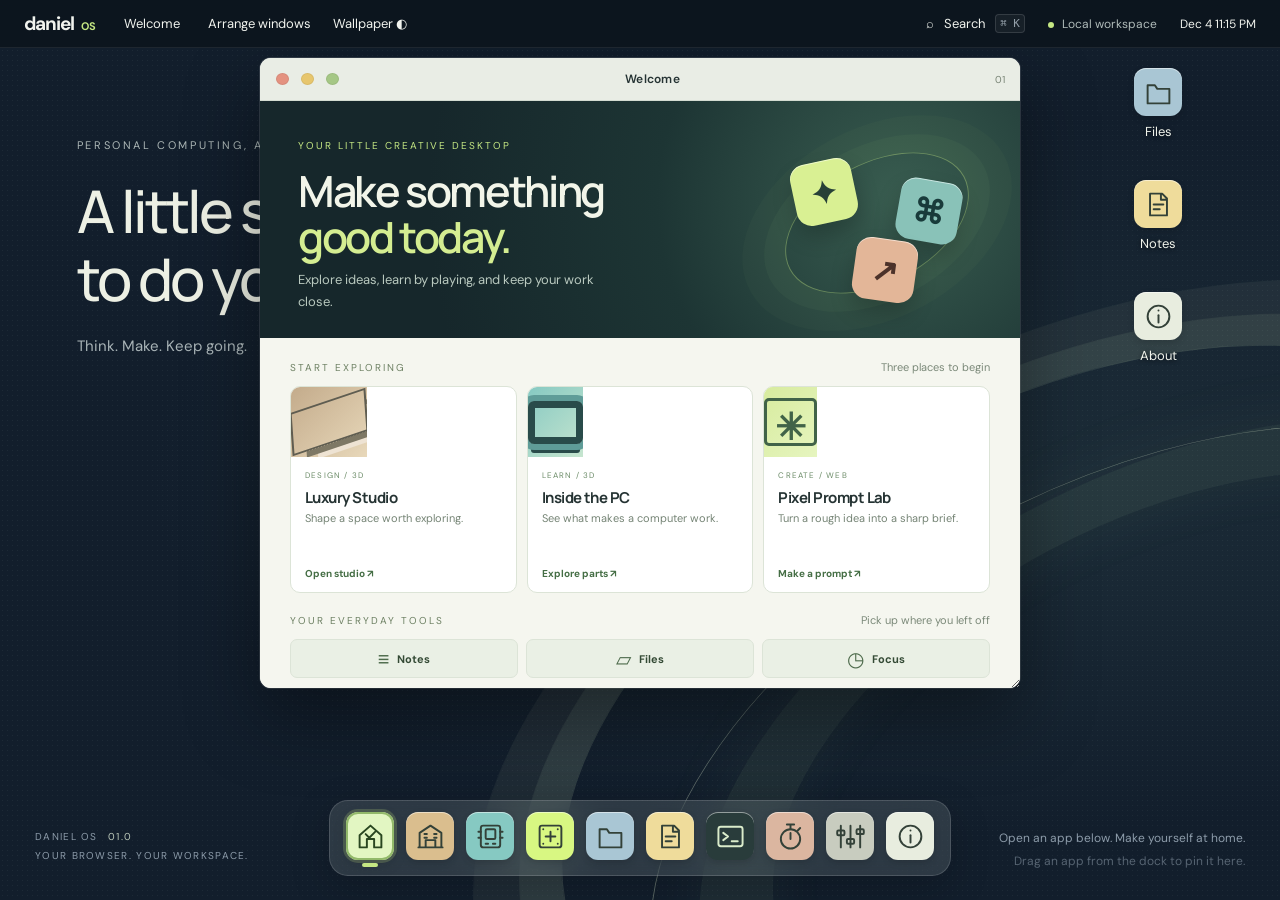
<file: web/index.html>
<!doctype html>
<html lang="en"><head><meta charset="UTF-8"><meta name="viewport" content="width=device-width,initial-scale=1"><meta name="theme-color" content="#121c29"><meta name="description" content="Daniel OS — a personal workspace in your browser."><title>Daniel OS — Personal workspace</title><link rel="icon" href="./icon.svg" type="image/svg+xml"><link rel="stylesheet" href="./style.css?v=welcome-mobile-2"></head>
<body><header class="menubar"><button id="home" class="brand">d<span>aniel</span><b>OS</b></button><span id="active-app">Workspace</span><nav><button id="tidy">Arrange windows</button><button id="wallpaper">Wallpaper ◐</button></nav><div class="system"><button id="search-button" aria-label="Search apps">⌕ <span>Search</span> <kbd>⌘ K</kbd></button><span class="local"><i></i> Local workspace</span><time id="clock"></time></div></header>
<main id="desktop" aria-label="Desktop"><div class="wall-art" aria-hidden="true"><div class="orbit orbit-one"></div><div class="orbit orbit-two"></div><div class="orbit orbit-three"></div></div><div class="desktop-heading"><span>PERSONAL COMPUTING, AGAIN.</span><h1>A little space<br>to do your thing.</h1><p>Think. Make. Keep going.</p></div><div id="desktop-pins" aria-label="Pinned apps"></div><div id="windows"></div><footer class="desktop-footer"><span>DANIEL OS <b>01.0</b><br>YOUR BROWSER. YOUR WORKSPACE.</span><span>Open an app below. Make yourself at home.<br><span class="muted">Drag an app from the dock to pin it here.</span></span></footer></main>
<nav id="dock" aria-label="Applications"></nav><dialog id="launcher"><div class="launcher-head"><span>⌕</span><input id="app-search" aria-label="Search apps" placeholder="What would you like to open?" autocomplete="off"><button id="close-search" aria-label="Close search">Esc</button></div><div id="search-results"></div><footer>YOUR APPS <span>Click an app or press Enter to open</span></footer></dialog><div id="toast" role="status"></div><script type="module" src="./app.js?v=welcome-mobile-2"></script></body></html>
</file>
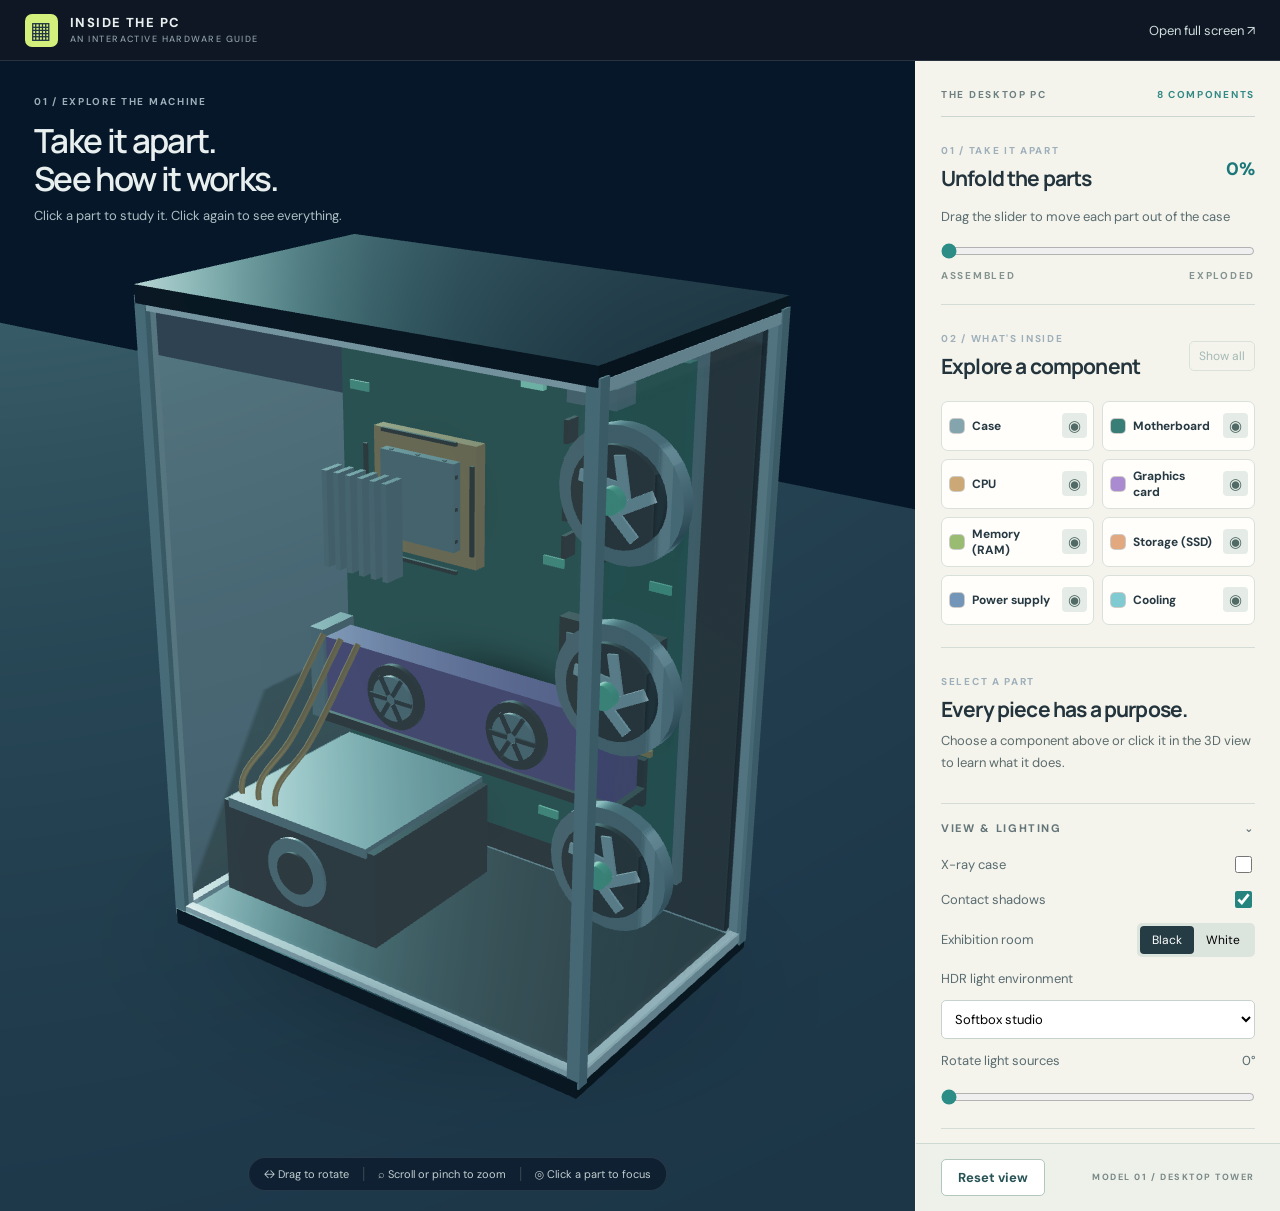
<file: web/inside-pc/index.html>
<!doctype html><html lang="en"><head><meta charset="utf-8"><meta name="viewport" content="width=device-width,initial-scale=1"><meta name="theme-color" content="#111b28"><meta name="description" content="Explore the parts inside a desktop PC in interactive 3D."><title>Inside the PC — Daniel OS</title><link rel="stylesheet" href="style.css"><script type="importmap">{"imports":{"three":"../luxury/vendor/three.module.js"}}</script></head><body>
<header class="app-top"><div class="brand"><span class="brand-mark">▦</span><span>INSIDE THE PC <small>AN INTERACTIVE HARDWARE GUIDE</small></span></div><a href="./" target="_blank" rel="noopener" aria-label="Open Inside the PC in its own tab">Open full screen ↗</a></header>
<main><section class="stage" aria-label="Interactive 3D computer"><div class="stage-intro"><span>01 / EXPLORE THE MACHINE</span><h1>Take it apart.<br>See how it works.</h1><p>Click a part to study it. Click again to see everything.</p></div><div id="scene" role="img" aria-label="3D desktop computer with selectable internal parts"><div id="loading" role="status">Building your computer…</div></div><div class="stage-help"><span>↔ Drag to rotate</span><span>⌕ Scroll or pinch to zoom</span><span>◎ Click a part to focus</span></div></section>
<aside class="panel"><div class="panel-scroll"><div class="panel-heading"><span>THE DESKTOP PC</span><span id="part-count">8 COMPONENTS</span></div><section class="explode"><div class="row"><div><span class="eyebrow">01 / TAKE IT APART</span><h2>Unfold the parts</h2></div><output id="explode-value">0%</output></div><label for="explode">Drag the slider to move each part out of the case</label><input id="explode" type="range" min="0" max="100" value="0" aria-label="Unfold and reposition PC parts"><div class="scale"><span>ASSEMBLED</span><span>EXPLODED</span></div></section>
<section class="parts"><div class="row"><div><span class="eyebrow">02 / WHAT'S INSIDE</span><h2>Explore a component</h2></div><button id="show-all" disabled>Show all</button></div><div id="part-list" class="part-list" role="group" aria-label="Computer components"></div></section>
<section id="detail" class="detail" aria-live="polite"><span class="eyebrow">SELECT A PART</span><h2>Every piece has a purpose.</h2><p>Choose a component above or click it in the 3D view to learn what it does.</p></section>
<details class="advanced" open><summary>VIEW &amp; LIGHTING <span>⌄</span></summary><div class="advanced-body"><div class="row"><label for="xray">X-ray case</label><input id="xray" type="checkbox"></div><div class="row"><label for="ao">Contact shadows</label><input id="ao" type="checkbox" checked></div><div class="room-switch"><span>Exhibition room</span><div><button data-room="black" aria-pressed="true">Black</button><button data-room="white" aria-pressed="false">White</button></div></div><label for="environment">HDR light environment</label><select id="environment"><option value="studio">Softbox studio</option><option value="daylight">Daylight</option><option value="warm">Warm gallery</option></select><label for="rotation">Rotate light sources <output id="rotation-value">0°</output></label><input id="rotation" type="range" min="0" max="360" value="0"></div></details></div><footer class="panel-footer"><button id="reset">Reset view</button><span>MODEL 01 / DESKTOP TOWER</span></footer></aside></main><script type="module" src="scene.js"></script></body></html>
</file>
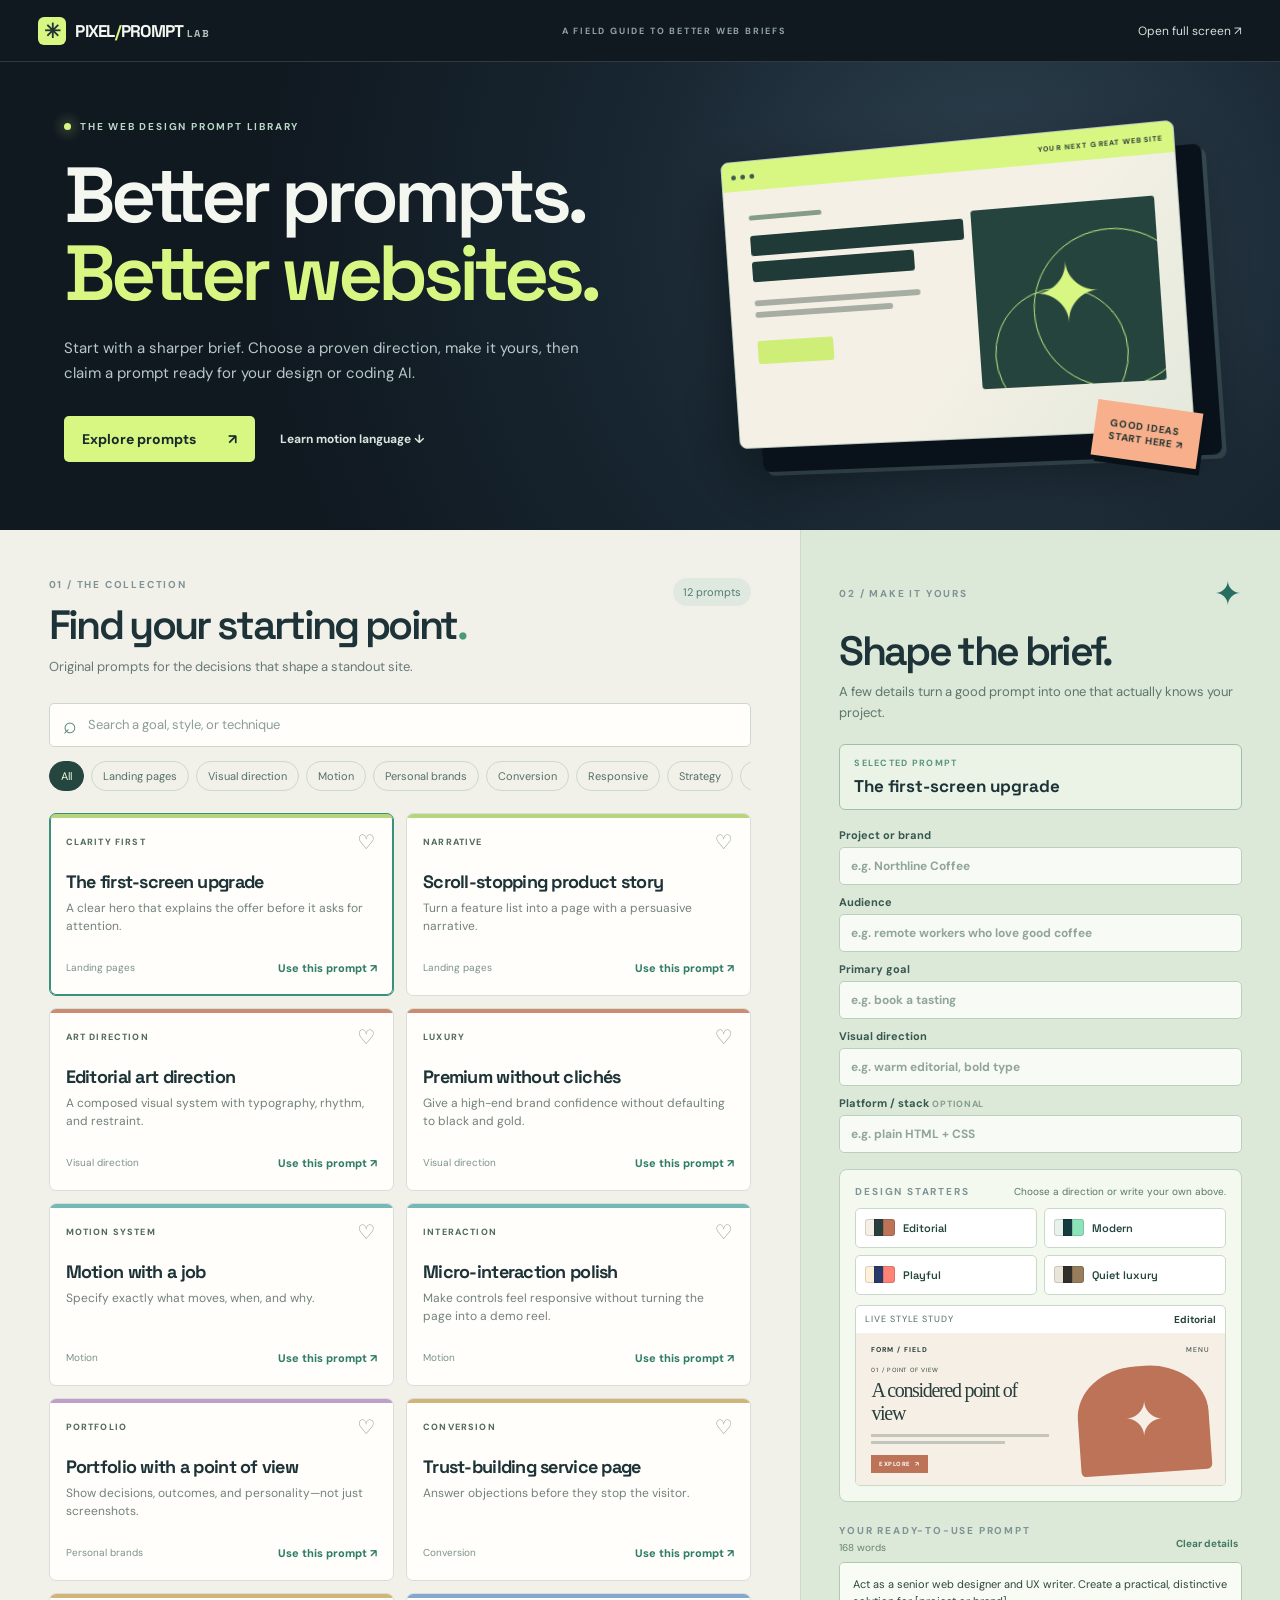
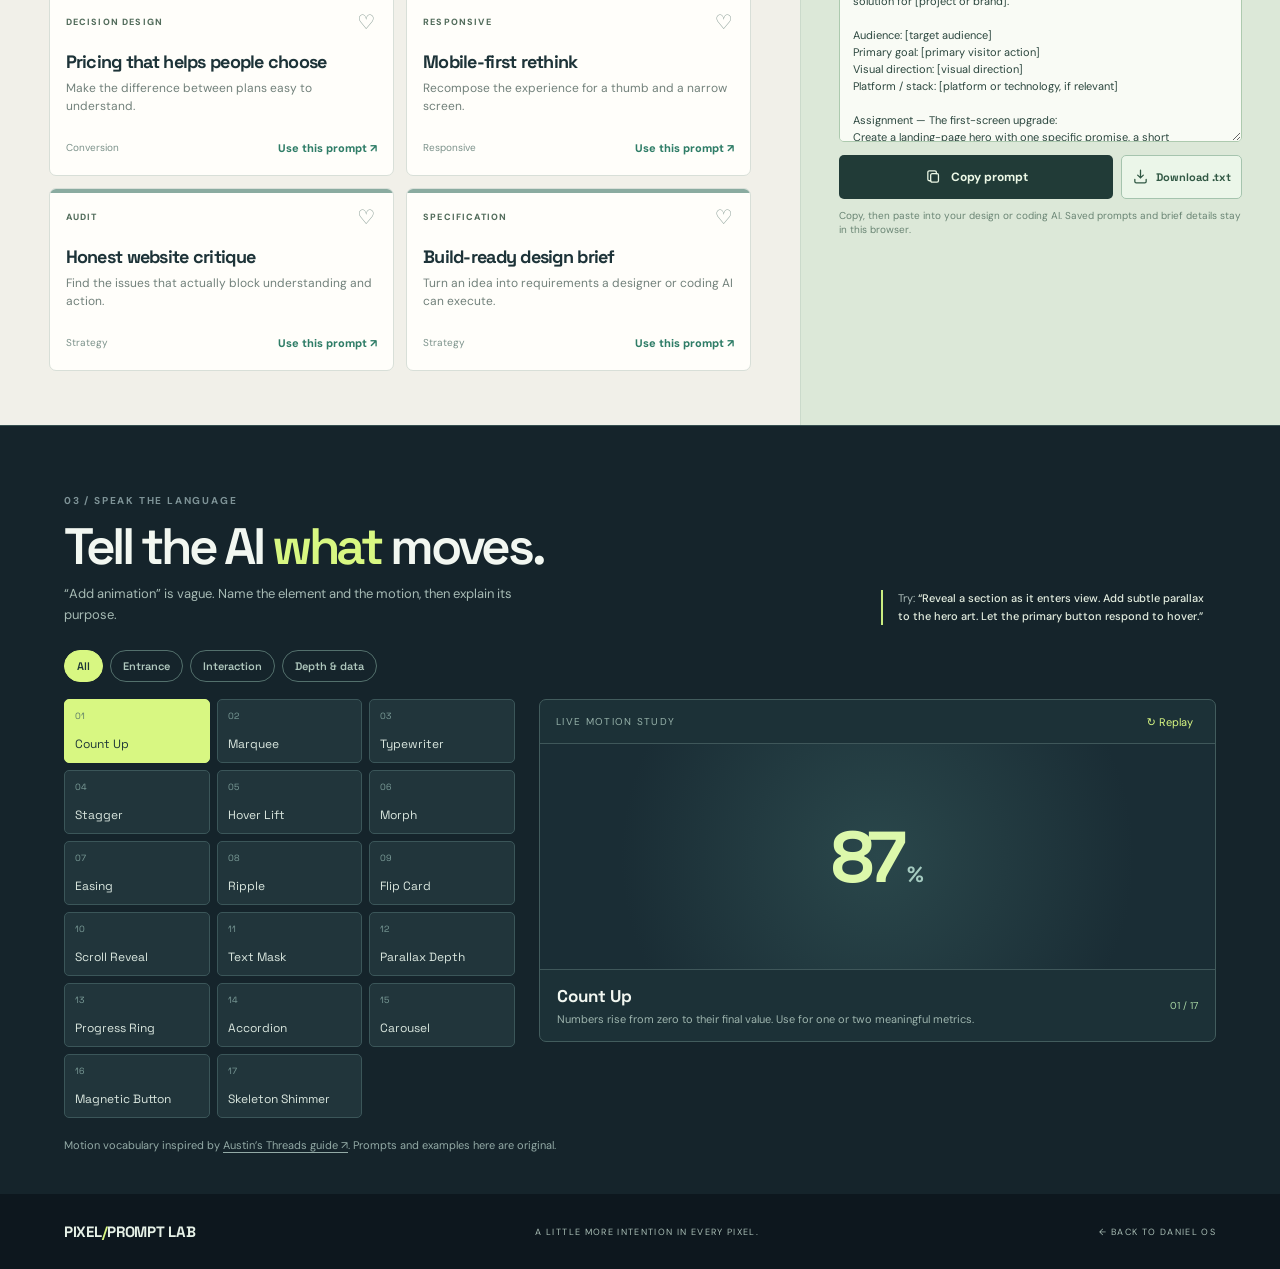
<file: web/prompt-lab/index.html>
<!doctype html>
<html lang="en"><head><meta charset="utf-8"><meta name="viewport" content="width=device-width,initial-scale=1"><meta name="theme-color" content="#111923"><meta name="description" content="Collect, tailor, and copy excellent web design prompts inside Daniel OS."><title>Pixel Prompt Lab — Daniel OS</title><link rel="icon" href="../icon.svg" type="image/svg+xml"><link rel="stylesheet" href="style.css"></head>
<body>
<header class="topbar"><a class="wordmark" href="../" aria-label="Daniel OS home"><span class="mark">✳</span><span>PIXEL<span class="accent">/</span>PROMPT <small>LAB</small></span></a><span class="top-note">A FIELD GUIDE TO BETTER WEB BRIEFS</span><a class="open-tab" href="./" target="_blank" rel="noopener" aria-label="Open Pixel Prompt Lab in a new tab">Open full screen ↗</a></header>
<main>
<section class="hero"><div><span class="eyebrow"><i></i> THE WEB DESIGN PROMPT LIBRARY</span><h1>Better prompts.<br><em>Better websites.</em></h1><p>Start with a sharper brief. Choose a proven direction, make it yours, then claim a prompt ready for your design or coding AI.</p><div class="hero-actions"><a href="#library" class="primary-link">Explore prompts <span>↗</span></a><a href="#motion" class="text-link">Learn motion language <span>↓</span></a></div></div><div class="hero-art" aria-hidden="true"><div class="art-window"><div class="art-top"><span></span><span></span><span></span><b>YOUR NEXT GREAT WEBSITE</b></div><div class="art-body"><div class="art-eyebrow"></div><div class="art-headline"></div><div class="art-headline short"></div><div class="art-copy"></div><div class="art-copy short"></div><div class="art-button"></div><div class="art-image"><div class="art-orbit"></div><div class="art-orbit second"></div><div class="art-core">✦</div></div></div></div><div class="art-sticker">GOOD IDEAS<br>START HERE ↗</div></div></section>
<section class="app-grid" id="library"><div class="collection"><div class="section-top"><div><span class="eyebrow">01 / THE COLLECTION</span><h2>Find your starting point<span>.</span></h2><p>Original prompts for the decisions that shape a standout site.</p></div><span class="count" id="result-count">12 prompts</span></div><div class="collection-tools"><label class="search"><span>⌕</span><input id="search" type="search" placeholder="Search a goal, style, or technique" aria-label="Search prompts"></label><div class="filters" id="filters" role="group" aria-label="Filter prompt category"></div></div><div class="cards" id="cards" aria-live="polite"></div><p class="empty" id="empty" hidden>No prompts match that search. Try another word or category.</p></div>
<aside class="builder" id="builder"><div class="builder-inner"><div class="builder-head"><span class="eyebrow">02 / MAKE IT YOURS</span><span class="builder-icon">✦</span></div><h2>Shape the brief.</h2><p class="builder-intro">A few details turn a good prompt into one that actually knows your project.</p><div class="selected-label"><span>SELECTED PROMPT</span><strong id="selected-title">The first-screen upgrade</strong></div><form id="brief-form"><label>Project or brand<input id="project" name="project" type="text" maxlength="90" placeholder="e.g. Northline Coffee" autocomplete="off"></label><label>Audience<input id="audience" name="audience" type="text" maxlength="120" placeholder="e.g. remote workers who love good coffee" autocomplete="off"></label><label>Primary goal<input id="goal" name="goal" type="text" maxlength="120" placeholder="e.g. book a tasting" autocomplete="off"></label><label>Visual direction<input id="style" name="style" type="text" maxlength="120" placeholder="e.g. warm editorial, bold type" autocomplete="off"></label><label>Platform / stack <span>OPTIONAL</span><input id="stack" name="stack" type="text" maxlength="90" placeholder="e.g. plain HTML + CSS" autocomplete="off"></label></form><div class="design-direction"><div class="design-direction-heading"><span class="eyebrow">DESIGN STARTERS</span><small>Choose a direction or write your own above.</small></div><div id="design-presets" class="design-presets" role="group" aria-label="Design direction presets"></div><div id="design-preview" class="design-preview" aria-label="Design direction preview"></div></div><div class="prompt-header"><div><span class="eyebrow">YOUR READY-TO-USE PROMPT</span><small id="word-count">0 words</small></div><button id="reset-brief" type="button">Clear details</button></div><textarea id="prompt-output" aria-label="Generated prompt; you can edit it before copying" spellcheck="true"></textarea><div class="builder-actions"><button id="copy" type="button" class="copy-button"><svg viewBox="0 0 24 24" aria-hidden="true"><rect x="8" y="8" width="11" height="12" rx="2"/><path d="M16 8V6a2 2 0 0 0-2-2H6a2 2 0 0 0-2 2v10a2 2 0 0 0 2 2h2"/></svg><span id="copy-label">Copy prompt</span></button><button id="download" type="button" class="download-button" title="Download prompt as a text file" aria-label="Download prompt as a text file"><svg viewBox="0 0 24 24" aria-hidden="true"><path d="M12 3v11m0 0 4-4m-4 4-4-4"/><path d="M4 16v3a2 2 0 0 0 2 2h12a2 2 0 0 0 2-2v-3"/></svg><span>Download .txt</span></button></div><p class="local-note">Copy, then paste into your design or coding AI. Saved prompts and brief details stay in this browser.</p></div></aside></section>
<section class="motion-section" id="motion"><div class="motion-header"><div><span class="eyebrow">03 / SPEAK THE LANGUAGE</span><h2>Tell the AI <em>what</em> moves.</h2><p>“Add animation” is vague. Name the element and the motion, then explain its purpose.</p></div><div class="motion-example">Try: <strong>“Reveal a section as it enters view. Add subtle parallax to the hero art. Let the primary button respond to hover.”</strong></div></div><div class="motion-filters" id="motion-filters" role="group" aria-label="Filter motion techniques"></div><div class="motion-layout"><div id="motion-list" class="motion-list" role="group" aria-label="Motion techniques"></div><div class="motion-preview"><div class="preview-top"><span>LIVE MOTION STUDY</span><button id="replay" type="button">↻ Replay</button></div><div id="demo" class="demo" aria-live="off"></div><div class="preview-bottom"><div><span id="motion-name">Count Up</span><p id="motion-description"></p></div><span class="preview-index" id="motion-index">01 / 17</span></div></div></div><p class="source-note">Motion vocabulary inspired by <a href="https://www.threads.com/share/BAag6k8Iev/" target="_blank" rel="noopener noreferrer">Austin’s Threads guide ↗</a>. Prompts and examples here are original.</p></section>
<footer class="footer"><strong>PIXEL<span>/</span>PROMPT LAB</strong><span>A LITTLE MORE INTENTION IN EVERY PIXEL.</span><a href="../">← BACK TO DANIEL OS</a></footer>
</main><div id="toast" class="toast" role="status" aria-live="polite"></div><script type="module" src="app.js"></script>
</body></html>
</file>
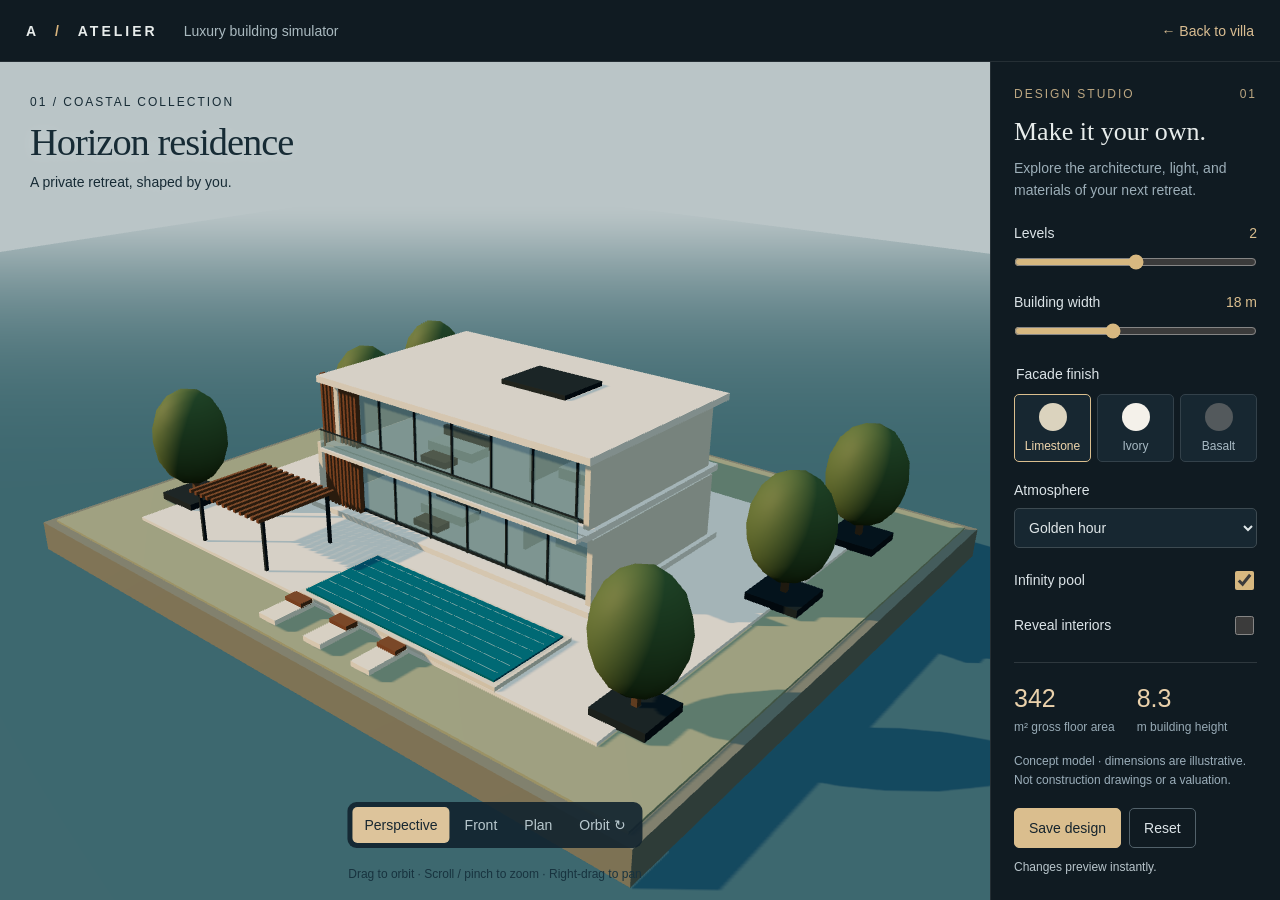
<file: web/luxury/concept.html>
<!doctype html><html lang="en"><head><meta charset="utf-8"><meta name="viewport" content="width=device-width,initial-scale=1"><title>Atelier — Luxury Building Simulator</title><link rel="stylesheet" href="style.css"><script type="importmap">{"imports":{"three":"./vendor/three.module.js"}}</script></head><body>
<header><div class="brand">A<span> / </span>ATELIER</div><span class="project">Luxury building simulator</span><a href="./">← Back to villa</a></header>
<main><section id="viewport" aria-label="Interactive 3D villa"><div class="scene-label"><span>01 / COASTAL COLLECTION</span><h1>Horizon residence</h1><p>A private retreat, shaped by you.</p></div><div id="loading" role="status">Preparing your residence…</div><div class="views" aria-label="Camera views"><button data-view="perspective" class="active">Perspective</button><button data-view="front">Front</button><button data-view="plan">Plan</button><button id="rotate" aria-pressed="false">Orbit ↻</button></div><div class="hint">Drag to orbit · Scroll / pinch to zoom · Right-drag to pan</div></section>
<aside><div class="panel-title"><span>DESIGN STUDIO</span><b>01</b></div><h2>Make it your own.</h2><p class="intro">Explore the architecture, light, and materials of your next retreat.</p>
<label for="floors">Levels <output id="floors-value">2</output></label><input id="floors" type="range" min="1" max="3" step="1" value="2">
<label for="width">Building width <output id="width-value">18 m</output></label><input id="width" type="range" min="14" max="24" step="2" value="18">
<fieldset><legend>Facade finish</legend><div class="finishes"><button data-finish="limestone" aria-pressed="true"><i style="background:#dbd3be"></i>Limestone</button><button data-finish="ivory" aria-pressed="false"><i style="background:#f4f1ea"></i>Ivory</button><button data-finish="basalt" aria-pressed="false"><i style="background:#53595c"></i>Basalt</button></div></fieldset>
<label for="light">Atmosphere</label><select id="light"><option value="day">Clear daylight</option><option value="golden" selected>Golden hour</option><option value="dusk">Blue hour</option></select>
<div class="toggle"><label for="pool">Infinity pool</label><input id="pool" type="checkbox" checked></div><div class="toggle"><label for="roof">Reveal interiors</label><input id="roof" type="checkbox"></div>
<div class="metrics"><div><strong id="area">360</strong><span>m² gross floor area</span></div><div><strong id="height">7.8</strong><span>m building height</span></div></div><p class="note">Concept model · dimensions are illustrative.<br>Not construction drawings or a valuation.</p><div class="actions"><button id="save">Save design</button><button id="reset">Reset</button></div><p id="status" role="status">Changes preview instantly.</p></aside></main><script type="module" src="simulator.js"></script></body></html>
</file>
<file: web/style.css>
@import url('https://fonts.googleapis.com/css2?family=DM+Sans:wght@400;500;600;700&family=Manrope:wght@400;500;600;700;800&display=swap');
:root{font-family:'DM Sans',sans-serif;color:#253333;font-size:16px;--accent:#c5e783;--wall:#121e2c;--line:#dce1db}*{box-sizing:border-box}body{margin:0;overflow:hidden;background:var(--wall)}button,input,textarea{font:inherit}button{cursor:pointer}button:focus-visible,a:focus-visible{outline:3px solid #719f46;outline-offset:3px}button{color:inherit}button,a,input{touch-action:manipulation}.menubar{height:48px;background:#0d151eeb;color:#f1f3ee;display:flex;align-items:center;gap:28px;padding:0 24px;position:relative;z-index:1000;font-size:13px;border-bottom:1px solid #ffffff13}.menubar button{border:0;background:transparent;color:inherit;padding:8px 0}.brand{font-weight:700;font-size:19px;letter-spacing:-1px}.brand b{font-size:11px;color:var(--accent);margin-left:7px;letter-spacing:0}.menubar nav{display:flex;gap:22px}.system{display:flex;align-items:center;gap:23px;margin-left:auto}.system button{display:flex;gap:10px;align-items:center}kbd{font-size:11px;color:#95a0aa;background:#ffffff0c;border:1px solid #ffffff20;padding:2px 4px;border-radius:4px}.local{color:#b0bbb9;font-size:12px}.local i{display:inline-block;width:6px;height:6px;background:var(--accent);border-radius:50%;margin-right:5px}#clock{font-size:12px;white-space:nowrap}#desktop{height:calc(100dvh - 48px);position:relative;overflow:hidden;background:radial-gradient(ellipse at 75% 50%,#36515650,transparent 60%),var(--wall)}.wall-art{position:absolute;inset:0;overflow:hidden;pointer-events:none;background-image:radial-gradient(#b6d0c412 .7px,transparent .7px);background-size:5px 5px}.orbit{position:absolute;width:1050px;height:1050px;right:-290px;top:130px;border-radius:50%;border:1px solid #a3ba9c33;box-shadow:0 0 0 45px #95b29805,0 0 0 46px #a3ba9c19,0 0 0 95px #95b29803,0 0 0 96px #a3ba9c12;transform:rotate(-28deg) scaleY(.56)}.orbit-two{width:1000px;height:1000px;right:-380px;top:210px;border:80px solid #b6d59314;box-shadow:inset 0 0 80px #b8d9940d,0 0 100px #d8eab90d}.orbit-three{width:1020px;height:1020px;right:-350px;top:215px;border:1px solid #e9f5d45c;box-shadow:none}.desktop-heading{position:absolute;left:6%;top:10%;color:#edf0e4}.desktop-heading>span{font-size:11px;letter-spacing:2.6px;color:#acb7b6}.desktop-heading h1{font-family:Manrope,sans-serif;font-weight:500;letter-spacing:-3px;font-size:clamp(38px,4.6vw,68px);line-height:1.15;margin:23px 0}.desktop-heading p{color:#a9b4b7;font-size:15px}.shortcuts{position:absolute;right:24px;top:36px;display:grid;gap:28px}.shortcuts button{border:0;color:#e9eee8;background:none;display:grid;justify-items:center;gap:9px;font-size:12px}.shortcut-icon{font-size:42px;line-height:50px;width:56px;height:51px;border-radius:8px;background:#8baebb;color:#173c4a;box-shadow:0 4px 8px #0002}.paper{background:#f1e9ce;color:#8b7951}.about-icon{background:var(--accent);color:#34452e;font-size:35px;font-weight:700}.desktop-footer{position:absolute;left:35px;right:35px;bottom:27px;display:flex;justify-content:space-between;color:#8d9caa;font-size:10px;letter-spacing:1.3px;line-height:1.9;pointer-events:none}.desktop-footer b{color:#bdcabb;font-weight:400;margin-left:6px}.desktop-footer>span:last-child{text-align:right;letter-spacing:0;font-size:12px}.muted{opacity:.55}#dock{position:fixed;bottom:24px;left:50%;transform:translateX(-50%);z-index:999;display:flex;gap:10px;padding:11px 14px 8px;background:#c8d3cc26;backdrop-filter:blur(24px);border:1px solid #ffffff25;border-radius:19px;box-shadow:0 12px 40px #0003}#dock button{position:relative;border:0;background:none;padding:0 2px 7px}#dock button::after{content:'';position:absolute;bottom:0;left:calc(50% - 2px);width:4px;height:4px;border-radius:50%;background:transparent}#dock button.running::after{background:#e0eccc}.app-icon{display:grid;place-items:center;width:51px;height:51px;border-radius:12px;background:var(--tile);color:var(--ink,#334138);font-size:28px;box-shadow:inset 0 1px 0 #ffffff80,0 3px 7px #0002;transition:transform .18s}#dock button:hover .app-icon{transform:translateY(-6px)}.dock-label{position:absolute;bottom:76px;left:50%;transform:translateX(-50%);white-space:nowrap;padding:6px 9px;border-radius:5px;background:#101b25;color:#fff;font-size:12px;opacity:0;pointer-events:none}#dock button:hover .dock-label,#dock button:focus-visible .dock-label{opacity:1}.window{position:absolute;width:580px;height:415px;min-width:300px;min-height:240px;background:#f5f6f1;border-radius:11px;box-shadow:0 24px 70px #0005,0 0 0 1px #0002;overflow:hidden;resize:both;display:flex;flex-direction:column}.window.hidden{display:none}.window.maximized{left:10px!important;top:10px!important;width:calc(100% - 20px)!important;height:calc(100% - 110px)!important;resize:none}.titlebar{display:flex;align-items:center;height:43px;flex-shrink:0;padding:0 15px;background:#e9ede5;border-bottom:1px solid #d3dbd1;touch-action:none;user-select:none;cursor:grab}.window-title{font-size:12px;font-weight:600;letter-spacing:.3px;margin:auto}.controls{display:flex;gap:7px}.controls button{padding:0;border:1px solid #0001;width:12px;height:12px;border-radius:50%;font-size:0}.controls button:nth-child(1){background:#e49280}.controls button:nth-child(2){background:#e7c66d}.controls button:nth-child(3){background:#a5c785}.window-code{font-size:10px;color:#788475;width:45px;text-align:right}.window-body{overflow:auto;flex:1;min-height:0}.welcome{padding:28px 32px}.eyebrow{font-size:10px;letter-spacing:2px;color:#6d8063}.welcome h2{font-family:Manrope,sans-serif;font-size:34px;letter-spacing:-1.5px;font-weight:500;margin:16px 0 9px}.welcome p{font-size:14px;line-height:1.7;color:#738073;max-width:390px}.welcome-grid{display:grid;grid-template-columns:1fr 1fr;gap:10px;margin-top:24px}.welcome-grid button{display:flex;align-items:center;gap:14px;text-align:left;background:#e9eee4;border:1px solid #dbe3d5;border-radius:8px;padding:14px}.welcome-grid button strong{font-size:13px;display:block}.welcome-grid button small{display:block;color:#72806b;font-size:11px;margin-top:4px}.welcome-grid .glyph{font-size:24px}.welcome-footer{display:flex;justify-content:space-between;border-top:1px solid var(--line);padding-top:16px;margin-top:24px;font-size:10px;color:#7c8875}.toolbar{padding:12px 18px;border-bottom:1px solid var(--line);display:flex;align-items:center;gap:12px;font-size:12px}.toolbar button,.primary,.secondary{padding:8px 13px;border:1px solid #ccd5c6;border-radius:6px;background:#e9eee3;font-size:13px}.toolbar span{margin-left:auto;color:#6a7a62;font-size:11px}.notes-body{display:flex;flex-direction:column;height:100%}textarea{resize:none;flex:1;width:100%;border:0;background:transparent;padding:24px;font-size:16px;line-height:1.8;color:#364432;outline:none;min-height:120px}.terminal{height:100%;background:#172126;color:#c3d9bb;padding:20px;font-family:ui-monospace,monospace;font-size:13px;overflow:auto}.terminal pre{font:inherit;white-space:pre-wrap;line-height:1.7;margin:0 0 14px}.terminal form{display:flex;gap:10px}.terminal input{background:none;border:0;outline:0;color:#eef8e8;width:100%;font:inherit}.terminal label{color:#abd17d;white-space:nowrap}.file-list{padding:15px}.file-item{display:flex;width:100%;align-items:center;gap:15px;border:0;background:none;padding:16px;border-radius:7px;text-align:left}.file-item:hover{background:#e6ecdF}.file-item .file-symbol{font-size:28px;color:#7b9466}.file-item strong{display:block;font-size:14px}.file-item small{display:block;font-size:11px;color:#7e8a79;margin-top:5px}.file-item>span:last-child{margin-left:auto;color:#899281;font-size:11px}.timer{text-align:center;padding:26px}.timer .time{font-family:Manrope,sans-serif;font-size:76px;letter-spacing:-4px;margin:18px 0}.timer p{color:#7b8775;font-size:13px}.primary{background:#c5e783;padding:11px 28px;margin-right:8px}.timer select{padding:6px;background:#edf1e6;border:1px solid #d9e2d0;border-radius:5px;color:#536748}.settings{padding:28px}.settings h2{font-size:22px;font-weight:500}.settings p{color:#798571;font-size:14px;line-height:1.7}.swatches{display:flex;gap:12px}.swatches button{height:65px;flex:1;border:2px solid transparent;border-radius:8px;color:white;font-size:12px;background:var(--color)}.swatches button.selected{border-color:#9ac55f;box-shadow:0 0 0 2px #e6eddd}.about{padding:30px}.about h2{font-family:Manrope,sans-serif;font-size:44px;letter-spacing:-2px;margin:5px 0}.about p{font-size:14px;line-height:1.9;color:#6f7c68}.about a{color:#526e38}.about .badge{font-size:11px;letter-spacing:1.5px;color:#7a8c6b}dialog{width:min(520px,90vw);border:1px solid #d9e1d1;border-radius:12px;padding:0;background:#f6f7f0;margin-top:18vh;box-shadow:0 30px 100px #0007}dialog::backdrop{background:#07131d80;backdrop-filter:blur(5px)}.launcher-head{display:flex;align-items:center;padding:18px;gap:15px;border-bottom:1px solid var(--line)}.launcher-head input{width:100%;border:0;outline:none;background:none}.launcher-head button{border:1px solid #d2dacc;border-radius:4px;font-size:11px;padding:5px;background:none}#search-results{padding:8px;max-height:52vh;overflow:auto}#search-results button{width:100%;display:flex;align-items:center;gap:16px;text-align:left;padding:10px;border:0;border-radius:7px;background:none;font-size:14px}#search-results button:hover{background:#e6eddd}#search-results .app-icon{width:34px;height:34px;font-size:20px;border-radius:7px}dialog footer{display:flex;justify-content:space-between;padding:14px 18px;border-top:1px solid var(--line);font-size:10px;color:#7f8a74}#toast{position:fixed;right:24px;top:64px;padding:14px 20px;border-radius:8px;background:#e9f3de;color:#344a2a;z-index:2000;font-size:13px;opacity:0;pointer-events:none;transition:opacity .2s}#toast.visible{opacity:1}@media(max-width:760px){.menubar{padding:0 14px;gap:15px}.menubar nav,.local,#active-app,.system kbd{display:none}.system{gap:16px}.desktop-heading{top:7%;left:7%}.desktop-heading h1{font-size:42px}.shortcuts{right:15px;top:27px;gap:20px}.desktop-footer{display:none}.window{max-width:calc(100% - 20px);width:calc(100% - 20px)!important;left:10px!important;max-height:calc(100% - 110px);resize:none}.welcome{padding:23px}.welcome h2{font-size:30px}.welcome-grid button{padding:12px 9px;gap:9px}#dock{bottom:15px;gap:6px;padding:9px 8px 6px}.app-icon{width:39px;height:42px;font-size:24px;border-radius:10px}.timer .time{font-size:65px}.welcome-footer{margin-top:20px}.window-code{display:none}}@media(prefers-reduced-motion:reduce){*{transition:none!important}}

/* Responsive motion: animate composited surfaces, never interpolate dragging. */
.window{transform-origin:top left;outline:none;max-width:calc(100% - 20px);max-height:calc(100% - 110px)}
.window:not(.active)>.titlebar{background:#dce2d9;color:#7c8876}
.window.active{box-shadow:0 28px 75px #0006,0 0 0 1px #ffffff24}
.window.dragging{will-change:transform;user-select:none;box-shadow:0 32px 85px #0007}
.window.dragging .titlebar{cursor:grabbing}
.controls{gap:0;margin-left:-5px}
.controls button{position:relative;width:25px;height:28px;background:none!important;border:0}
.controls button::before{content:'';position:absolute;inset:8px 6px;border-radius:50%;background:#e49280;box-shadow:inset 0 0 0 1px #0001}
.controls button:nth-child(2)::before{background:#e7c66d}
.controls button:nth-child(3)::before{background:#a5c785}
.controls button:hover::before{filter:brightness(.85)}
.controls button:focus-visible{outline-offset:0;border-radius:5px}
#desktop{transition:background-color .45s ease}
#dock button .app-icon{transition:transform .22s cubic-bezier(.2,.9,.3,1.3),filter .2s}
#dock button:hover .app-icon,#dock button:focus-visible .app-icon{transform:translateY(-8px) scale(1.12)}
#dock button:active .app-icon{transform:translateY(-3px) scale(.96)}
#dock button:has(+button:hover) .app-icon,#dock button:hover+button .app-icon{transform:translateY(-3px) scale(1.04)}
.dock-label{transition:opacity .15s,translate .2s;translate:0 4px}
#dock button:hover .dock-label,#dock button:focus-visible .dock-label{translate:0 0}
.welcome-grid button,.file-item,.toolbar button,.secondary,.primary,.shortcuts button{transition:background .16s,transform .16s,box-shadow .16s}
.welcome-grid button:hover{background:#e0e9d7;box-shadow:0 3px 10px #526e3810;transform:translateY(-2px)}
.welcome-grid button:active,.primary:active,.secondary:active{transform:scale(.98)}
.shortcuts button:hover{transform:translateY(-3px)}
#search-results button.selected{background:#e6eddd}
#launcher[open]{animation:launcher-in .16s ease-out}
@keyframes launcher-in{from{opacity:0;transform:translateY(-8px) scale(.985)}to{opacity:1;transform:none}}
.window-body{overscroll-behavior:contain;scrollbar-width:thin;scrollbar-color:#adbca1 transparent}
.time{font-variant-numeric:tabular-nums}
@media(hover:none){#dock button:hover .app-icon,#dock button:has(+button:hover) .app-icon,#dock button:hover+button .app-icon{transform:none}.controls button{width:30px;height:34px}.controls button::before{inset:9px 7px}}
@media(prefers-reduced-motion:reduce){*,*::before,*::after{animation:none!important;transition:none!important;scroll-behavior:auto!important}}

.luxury-window{width:min(1180px,calc(100% - 20px));height: min(780px,calc(100% - 110px));}.luxury-body{overflow:hidden}.luxury-body iframe{width:100%;height:100%;border:0;display:block}.window.dragging iframe{pointer-events:none}@media(max-width:420px){#dock{gap:2px}.app-icon{width:34px;height:38px}#dock button{padding-left:1px;padding-right:1px}}
.hardware-window{width:min(1240px,calc(100% - 20px));height:min(820px,calc(100% - 110px))}.hardware-body{overflow:hidden}.hardware-body iframe{width:100%;height:100%;border:0;display:block}
.prompt-window{width:min(1260px,calc(100% - 20px));height:min(840px,calc(100% - 110px))}.prompt-body{overflow:hidden}.prompt-body iframe{width:100%;height:100%;border:0;display:block}

/* Shared Files / Notes workspace */
.files-shell{display:flex;min-height:100%;font-size:14px}.files-sidebar{width:135px;flex-shrink:0;background:#e8ede3;padding:16px 8px;border-right:1px solid var(--line)}.files-sidebar button{display:block;width:100%;padding:10px 8px;text-align:left;border:0;border-radius:6px;background:none;font-size:14px;margin-bottom:5px}.files-sidebar button:hover,.files-sidebar button.selected{background:#d7e2cd}.files-main{flex:1;min-width:0}.files-main .toolbar{flex-wrap:wrap;padding:10px;gap:8px}.files-main .folder-path{margin:0;flex:1;font-size:13px;overflow-wrap:anywhere}.files-main input{width:100px;flex:1;min-width:0;padding:8px;border:1px solid #c9d4c1;border-radius:5px;background:#fff9;font-size:14px}.files-status{padding:12px 20px;color:#728169;font-size:12px}.empty-folder{color:#71816c;font-size:14px;line-height:1.7;padding:10px}.file-item strong{overflow-wrap:anywhere}.note-toolbar{flex-wrap:wrap;gap:7px;padding:10px}.note-toolbar form{display:flex;gap:6px;flex:1;min-width:190px}.note-toolbar input{min-width:70px;width:100%;padding:8px;border:1px solid #c9d4c1;border-radius:5px;background:#fff9;font-size:14px}.note-meta{display:flex;gap:10px;justify-content:space-between;padding:9px 14px;background:#eff2e9;font-size:12px;color:#748168}.note-meta span{overflow-wrap:anywhere}.terminal form{flex-wrap:wrap}.terminal input{flex:1;min-width:100px}.terminal label{white-space:normal;overflow-wrap:anywhere;max-width:100%}.terminal pre{overflow-wrap:anywhere}.terminal{font-size:14px}#windows{position:absolute;inset:0;z-index:2;pointer-events:none}.window{pointer-events:auto}@media(max-width:480px){.files-shell{display:block}.files-sidebar{width:auto;border-right:0;border-bottom:1px solid var(--line);display:flex;overflow:auto;padding:6px}.files-sidebar button{width:auto;white-space:nowrap;margin:0;font-size:13px}.files-main .toolbar{gap:5px}.note-meta{flex-wrap:wrap}}
#desktop-pins{position:absolute;inset:0;z-index:1;pointer-events:none}.desktop-pin{position:absolute;width:82px;pointer-events:auto}.pin-launch{width:82px;display:flex;flex-direction:column;align-items:center;gap:7px;background:none;border:0;color:#f1f4ec;padding:5px 2px;font-size:12px;touch-action:none;user-select:none;border-radius:9px}.pin-launch>span:last-child{max-width:80px;overflow-wrap:anywhere;text-shadow:0 1px 4px #0009}.pin-launch:hover{background:#ffffff12}.pin-launch .app-icon{width:51px;height:51px}.unpin{position:absolute;right:-3px;top:-3px;width:24px;height:24px;border:1px solid #ffffff40;background:#263541;color:#fff;border-radius:50%;font-size:16px;opacity:0}.desktop-pin:hover .unpin,.desktop-pin:focus-within .unpin{opacity:1}#dock [data-open]{touch-action:none;user-select:none}.pin-drag-source{opacity:.4}.pin-ghost{position:fixed;left:0;top:0;z-index:4000;pointer-events:none;will-change:transform;filter:drop-shadow(0 10px 12px #0005)}.pin-drop-target{outline:2px dashed #c5e78355;outline-offset:-8px}@media(hover:none){.unpin{opacity:1}}@media(prefers-reduced-motion:reduce){.pin-launch .app-icon{transition:none}}
/* Consistent, recognizable icons and explicit running/active states. */
.app-icon svg{width:29px;height:29px;display:block;flex-shrink:0}.app-icon{position:relative}#dock button.app-active .app-icon,.pin-launch.app-active .app-icon{background:#e2f6c2;color:#294620;box-shadow:inset 0 0 0 2px #92b96a,0 0 0 3px #c5e78333,0 5px 14px #0002}.pin-launch.running::after{content:'';position:absolute;top:57px;left:44px;width:6px;height:6px;background:#c5e783;border:1px solid #1c2c21;border-radius:50%}.pin-launch.app-active{background:#c5e78318}.pin-launch.app-active>span:last-child{color:#e1f9c5;font-weight:700}.pin-launch.app-active::after{width:16px;left:39px;border-radius:4px}#dock button.app-active::after{width:16px;left:calc(50% - 8px);border-radius:4px;background:#c5e783}#dock{gap:8px;max-width:calc(100vw - 16px)}#dock button{flex-shrink:0}#dock .app-icon{width:48px;height:48px;border-radius:12px}#dock button:hover .app-icon,#dock button:focus-visible .app-icon{transform:translateY(-5px)}#dock button:has(+button:hover) .app-icon,#dock button:hover+button .app-icon{transform:none}#search-results .app-icon svg{width:22px;height:22px}
#desktop-pins{inset:0 0 110px;overflow-y:auto;overflow-x:hidden;scrollbar-width:thin}.pin-grid-content{position:relative;pointer-events:none;min-height:100%}.desktop-pin{width:92px;height:102px}.pin-launch{position:relative;width:92px;height:102px;padding:8px 3px;gap:8px;justify-content:flex-start}.pin-launch .app-icon{width:48px;height:48px;border-radius:12px;flex-shrink:0}.pin-launch>span:last-child{font-size:13px;line-height:16px;max-width:86px;min-height:32px;display:flex;align-items:flex-start;justify-content:center}.unpin{right:0;top:0}.desktop-pin:hover .pin-launch .app-icon{transform:translateY(-2px)}
#windows.tiled{display:grid;grid-template-columns:repeat(auto-fit,minmax(min(100%,330px),1fr));gap:14px;align-content:start;overflow:auto;padding:12px 12px 120px;pointer-events:auto;background:#101b2240;scrollbar-width:thin}#windows.tiled>.window:not(.hidden){position:relative;left:auto!important;top:auto!important;width:100%!important;height:360px!important;min-width:0;max-width:none;max-height:none;resize:none;margin:0}#windows.tiled>.window.maximized{left:auto!important;top:auto!important}.window-title{display:flex;align-items:center;gap:7px}
@media(max-width:760px){#dock{gap:3px;padding:9px 6px 6px}#dock .app-icon{width:clamp(28px,8.7vw,42px);height:clamp(28px,8.7vw,42px);border-radius:9px}#dock .app-icon svg{width:23px;height:23px}#windows.tiled{grid-template-columns:1fr}#windows.tiled>.window:not(.hidden){height:390px!important}.menubar nav{display:flex}.menubar nav #wallpaper{display:none}.menubar{gap:10px}.menubar #tidy{font-size:12px}.system #search-button span{display:none}}
#desktop-pins{pointer-events:auto}
@media(max-width:480px){.system #clock{display:none}}

/* Welcome is the map to Daniel OS, with a small preview of its creative apps. */
.welcome-window{width:min(760px,calc(100% - 20px));height:min(630px,calc(100% - 115px))}
.welcome{padding:0;background:#f5f6ef;min-height:100%}
.welcome-hero{min-height:220px;padding:32px 38px 25px;display:grid;grid-template-columns:1fr 230px;gap:20px;align-items:center;background:radial-gradient(circle at 84% 42%,#395d50 0,#1d3534 37%,#16272b 72%);color:#f0f5e9;overflow:hidden}
.welcome-hero .eyebrow{color:#c5e783}.welcome-hero h2{color:#f2f5e9;font-size:clamp(30px,3.5vw,43px);font-weight:600;line-height:1.06;margin:14px 0 10px;letter-spacing:-.055em}.welcome-hero h2 em{font-style:normal;color:#d4ed91}.welcome-hero p{color:#b9c9bf;margin:0;font-size:13px;max-width:310px}
.welcome-art{position:relative;width:210px;height:170px;justify-self:end}.art-ring{position:absolute;inset:8px 6px;border:1px solid #c5e78365;border-radius:50%;box-shadow:0 0 0 22px #c5e78309,0 0 0 45px #c5e78306;transform:rotate(-28deg) scaleY(.78)}.art-tile{position:absolute;display:grid;place-items:center;width:62px;height:62px;border-radius:15px;font:700 32px Manrope,sans-serif;box-shadow:0 12px 22px #0003,inset 0 1px #fff8}.art-tile-one{left:21px;top:23px;background:#d9f093;color:#274137;transform:rotate(-12deg)}.art-tile-two{right:22px;top:42px;background:#89c2b8;color:#193b3b;transform:rotate(10deg)}.art-tile-three{left:82px;bottom:7px;background:#e3b698;color:#4c322a;transform:rotate(8deg)}
.welcome-section-head{display:flex;justify-content:space-between;gap:12px;align-items:baseline;margin:22px 30px 12px}.welcome-section-head>span:last-child{font-size:11px;color:#7b8979}.welcome-features{display:grid;grid-template-columns:repeat(3,minmax(0,1fr));gap:10px;padding:0 30px}.welcome-features button{display:flex;flex-direction:column;text-align:left;padding:0;background:#fff;border:1px solid #dce4d7;border-radius:10px;overflow:hidden;min-height:207px;transition:transform .2s,box-shadow .2s,border-color .2s}.welcome-features button:hover,.welcome-features button:focus-visible{transform:translateY(-3px);border-color:#9eb884;box-shadow:0 9px 22px #4059401a}.feature-art{height:70px;display:grid;place-items:center;position:relative;overflow:hidden}.feature-art i{display:block}.feature-luxury{background:linear-gradient(135deg,#c3ab8b,#e8d8ba)}.feature-luxury i{width:76px;height:44px;border:2px solid #5f5d51;transform:skewY(-15deg) rotate(-4deg);box-shadow:11px 9px 0 -3px #7e7865,20px 16px 0 -5px #eee3d3}.feature-hardware{background:linear-gradient(135deg,#86c9c2,#c6e5cf)}.feature-hardware i{width:55px;height:43px;border:7px solid #294b4a;border-radius:6px;box-shadow:0 0 0 6px #5f9c98,0 12px 0 -3px #294b4a}.feature-pixel{background:linear-gradient(135deg,#d7eb9e,#e6f5bf)}.feature-pixel i{width:53px;height:48px;border:3px solid #416348;border-radius:5px;display:grid;place-items:center;color:#416348;font:700 37px Manrope,sans-serif}.feature-copy{display:flex;flex-direction:column;align-items:flex-start;flex:1;padding:13px 14px 12px}.feature-copy small{font-size:8px;letter-spacing:.15em;color:#6b8b67}.feature-copy strong{font:700 15px Manrope,sans-serif;letter-spacing:-.035em;margin:7px 0 3px}.feature-copy>span{color:#758475;font-size:11px;line-height:1.35;min-height:30px}.feature-copy b{font-size:10px;color:#456e45;margin-top:auto;padding-top:10px}.welcome-tools-head{margin-top:20px}.welcome-tools{display:flex;gap:8px;padding:0 30px}.welcome-tools button{flex:1;border:1px solid #dce4d7;background:#eaf0e5;border-radius:7px;min-height:39px;color:#4d6a4b;font-size:20px;display:flex;justify-content:center;align-items:center;gap:8px}.welcome-tools button span{font-size:11px;font-weight:700;color:#344a35}.welcome-tools button:hover{background:#dcebd2}.welcome-footer{margin:20px 30px 0;padding:13px 0 17px;gap:10px}.welcome-footer span{font-size:9px;letter-spacing:.05em}
.controls button:hover::after{content:'×';position:absolute;inset:3px 0 0;text-align:center;font:700 13px Manrope,sans-serif;color:#4b2927;pointer-events:none}.controls button:nth-child(2):hover::after{content:'−';color:#5b4b21}.controls button:nth-child(3):hover::after{content:'+';color:#344a27}
@media(max-width:760px){.welcome-window{height:calc(100% - 115px)}.welcome-hero{grid-template-columns:1fr 150px;padding:27px 24px;min-height:190px}.welcome-art{width:150px;height:130px}.art-tile{width:50px;height:50px;font-size:25px}.art-tile-one{left:9px;top:15px}.art-tile-two{right:3px;top:31px}.art-tile-three{left:56px;bottom:3px}.welcome-section-head{margin-left:22px;margin-right:22px}.welcome-features{padding:0 22px}.welcome-tools{padding:0 22px}.welcome-footer{margin-left:22px;margin-right:22px}}
@media(max-width:600px){.welcome-hero{grid-template-columns:1fr 100px;padding:24px 20px}.welcome-art{width:100px;height:110px}.art-tile{width:42px;height:42px;font-size:21px;border-radius:11px}.art-tile-one{left:0;top:6px}.art-tile-two{right:0;top:26px}.art-tile-three{left:25px;bottom:0}.welcome-hero h2{font-size:32px}.welcome-section-head{margin-left:16px;margin-right:16px}.welcome-features{padding:0 16px;grid-template-columns:1fr}.welcome-features button{min-height:104px;flex-direction:row}.feature-art{height:auto;width:96px;flex-shrink:0}.feature-copy{padding:10px 12px}.feature-copy strong{margin:4px 0 2px}.feature-copy>span{min-height:0}.feature-copy b{padding-top:5px}.welcome-tools{padding:0 16px}.welcome-footer{margin-left:16px;margin-right:16px;flex-wrap:wrap}}
/* A scrollable, labelled dock keeps mobile targets large enough to tap. */
@media(max-width:760px){#dock{left:8px;right:8px;bottom:8px;transform:none;width:auto;max-width:none;justify-content:flex-start;overflow-x:auto;overflow-y:hidden;scrollbar-width:none;scroll-snap-type:x proximity;gap:4px;padding:7px 8px 6px;border-radius:14px}#dock::-webkit-scrollbar{display:none}#dock button{display:flex;flex-direction:column;align-items:center;justify-content:flex-start;flex:0 0 56px;min-height:63px;padding:0 2px 3px;scroll-snap-align:start}#dock .app-icon{width:41px;height:41px;border-radius:10px}#dock .app-icon svg{width:23px;height:23px}.dock-label{position:static;bottom:auto;left:auto;transform:none;translate:none;opacity:1;background:none;padding:0;color:#edf4ea;font-size:9px;line-height:12px;max-width:56px;overflow:hidden;text-overflow:ellipsis;white-space:nowrap}#dock button:hover .dock-label,#dock button:focus-visible .dock-label{translate:none}#dock button::after{bottom:0}}
@media(prefers-reduced-motion:reduce){.welcome-features button{transition:none}}
@media(max-width:760px){.menubar #search-button{width:40px;min-width:40px;height:36px;display:grid;place-items:center;padding:0;border:1px solid #ffffff28;border-radius:9px;background:#ffffff0b;font-size:24px;line-height:1}.menubar #search-button:hover,.menubar #search-button:focus-visible{background:#ffffff1b}}
@media(max-width:360px){.welcome-hero{grid-template-columns:1fr;min-height:0;padding:22px 20px}.welcome-hero h2{font-size:31px;margin:10px 0}.welcome-hero p{font-size:12px}.welcome-art{display:none}}
</file>
<file: web/inside-pc/style.css>
@import url('https://fonts.googleapis.com/css2?family=DM+Sans:wght@400;500;600;700&family=Manrope:wght@400;500;600;700;800&display=swap');
.part-item{padding:0;gap:0;overflow:hidden}.part-item .part-select{display:flex;align-items:center;gap:8px;min-height:48px;flex:1;min-width:0;text-align:left;border:0;background:none;color:inherit;font-size:inherit;font-weight:inherit;padding:8px;cursor:pointer}.part-item .part-select span:last-child{overflow:hidden;text-overflow:ellipsis}.part-item .eye{margin:0 6px 0 0;flex:none}.part-item:has(.part-select[aria-pressed=true]){background:#d9ebd7;border-color:#319284;box-shadow:inset 0 0 0 1px #319284}.part-item:has(.eye[aria-pressed=true]) .part-select{opacity:.45}.stage.white-room{background:radial-gradient(circle at 50% 42%,#e4eeef,#a6b9bd 68%,#829aa1 100%)}.stage.white-room .stage-intro{color:#21333a}.stage.white-room .stage-intro>span,.stage.white-room .stage-intro p{color:#425a5f}.stage.white-room .stage-help{background:#263840db}
:root{font-family:'DM Sans',system-ui,sans-serif;color:#e9efef;background:#111b28;font-size:15px}*{box-sizing:border-box}body{margin:0;overflow:hidden}button,input,select{font:inherit}button{cursor:pointer}button:focus-visible,input:focus-visible,select:focus-visible,summary:focus-visible{outline:2px solid #d6f77b;outline-offset:3px}.app-top{height:61px;display:flex;align-items:center;justify-content:space-between;gap:12px;border-bottom:1px solid #e7efff20;background:#0e1723;padding:0 25px}.app-top a{color:#cfddde;text-decoration:none;font-size:13px;white-space:nowrap}.app-top a:hover{color:#d6f77b}.brand{display:flex;align-items:center;gap:12px;font-size:13px;font-weight:800;letter-spacing:.11em;line-height:1.2}.brand small{display:block;font-size:9px;font-weight:500;color:#8d9da8;letter-spacing:.16em;margin-top:4px}.brand-mark{display:grid;place-items:center;width:33px;height:33px;border-radius:7px;background:#d4f07c;color:#203342;font-size:23px;line-height:1}main{display:grid;grid-template-columns:minmax(0,1fr) 365px;height:calc(100dvh - 61px)}.stage{position:relative;min-width:0;overflow:hidden;background:radial-gradient(circle at 48% 42%,#264455,#142635 45%,#101b29 90%)}.stage::before{content:'';position:absolute;inset:0;pointer-events:none;background-image:linear-gradient(#d7f2e706 1px,transparent 1px),linear-gradient(90deg,#d7f2e706 1px,transparent 1px);background-size:44px 44px;mask-image:linear-gradient(to bottom,transparent 25%,black 100%)}.stage-intro{position:absolute;top:29px;left:34px;z-index:1;pointer-events:none}.stage-intro>span,.eyebrow,.panel-heading,.scale,.panel-footer span{font-size:10px;font-weight:700;letter-spacing:.17em;color:#9eafba}.stage-intro h1{font-family:Manrope,sans-serif;font-size:clamp(26px,2.6vw,39px);font-weight:600;letter-spacing:-.05em;line-height:1.14;margin:12px 0 8px}.stage-intro p{color:#aebfc4;margin:0;font-size:13px;line-height:1.5}.stage-help{position:absolute;bottom:20px;left:50%;transform:translateX(-50%);display:flex;gap:14px;white-space:nowrap;color:#c2cfd0;font-size:11px;background:#0b192bbd;border:1px solid #e9f9fa1b;border-radius:999px;padding:9px 15px;pointer-events:none}.stage-help span+span{border-left:1px solid #ffffff30;padding-left:14px}#scene{position:absolute;inset:0}#scene canvas{display:block;width:100%;height:100%;touch-action:none}#loading{position:absolute;left:50%;top:53%;transform:translate(-50%,-50%);z-index:2;background:#142738d9;color:#d5e2e0;padding:14px 20px;border-radius:8px;font-size:14px;text-align:center;max-width:80%}.panel{display:flex;flex-direction:column;min-width:0;background:#f4f4ed;color:#23343c;border-left:1px solid #ffffff12}.panel-scroll{overflow-y:auto;flex:1;min-height:0;padding:27px 25px 14px;scrollbar-width:thin}.panel-heading{display:flex;justify-content:space-between;color:#6d7f80;border-bottom:1px solid #cbd5d2;padding-bottom:15px}.panel-heading span:last-child{color:#338a85}.panel section{padding:22px 0;border-bottom:1px solid #d4dcd8}.row{display:flex;justify-content:space-between;gap:15px;align-items:center}.panel h2{font-family:Manrope,sans-serif;font-size:21px;line-height:1.2;letter-spacing:-.04em;font-weight:700;margin:7px 0}.explode label,.advanced label{font-size:13px;line-height:1.5;color:#596b6f}.explode label{display:block;margin:9px 0 10px}#explode-value{font-size:18px;font-weight:800;color:#1b7778}.scale{display:flex;justify-content:space-between;color:#849390;margin-top:4px}.panel input[type=range]{width:100%;accent-color:#2c8d87;margin:6px 0;cursor:pointer}.parts .row button{font-size:12px;background:transparent;border:1px solid #afc5be;border-radius:5px;padding:6px 9px;color:#2b605f}.parts .row button:disabled{opacity:.4;cursor:default}.part-list{display:grid;grid-template-columns:1fr 1fr;gap:8px;margin-top:15px}.part-item{display:flex;align-items:center;gap:8px;text-align:left;padding:9px 8px;min-height:48px;border-radius:7px;border:1px solid #d9e0dc;background:#fffefa;color:#263943;font-size:12px;font-weight:700}.part-item:hover{border-color:#80a9a1}.part-item[aria-pressed=true]{background:#d9ebd7;border-color:#319284;box-shadow:inset 0 0 0 1px #319284}.part-item .swatch{height:14px;width:14px;flex-shrink:0;border-radius:4px;background:var(--part);box-shadow:0 0 0 1px #0003}.part-item .eye{margin-left:auto;min-width:25px;min-height:25px;display:grid;place-items:center;border-radius:4px;border:0;background:#e5ece7;color:#516a65;font-size:15px}.part-item .eye[aria-pressed=true]{background:#34464a;color:white}.detail{min-height:134px}.detail p{font-size:13px;line-height:1.65;color:#5c6b6c;margin:8px 0}.detail .fact{display:block;font-size:12px;color:#26817e;font-weight:700;line-height:1.5}.advanced{border-bottom:1px solid #d4dcd8;padding:17px 0}.advanced summary{list-style:none;cursor:pointer;font-size:11px;letter-spacing:.15em;color:#657679;font-weight:800;display:flex;justify-content:space-between}.advanced summary::-webkit-details-marker{display:none}.advanced-body{display:grid;gap:12px;padding-top:18px}.advanced .row{font-size:13px}.advanced input[type=checkbox]{accent-color:#26847e;width:17px;height:17px}.advanced select{padding:9px;border:1px solid #c7d2ce;border-radius:5px;background:#fff;width:100%;font-size:13px}.advanced label[for=rotation] output{float:right}.room-switch{display:flex;justify-content:space-between;align-items:center;font-size:13px;color:#596b6f}.room-switch>div{display:flex;background:#dce5dd;border-radius:5px;padding:3px}.room-switch button{font-size:12px;padding:6px 12px;border:0;border-radius:4px;background:transparent}.room-switch button[aria-pressed=true]{background:#253c45;color:white}.panel-footer{display:flex;align-items:center;justify-content:space-between;gap:10px;padding:15px 25px;border-top:1px solid #cdd9d3;background:#eef1ea}.panel-footer button{border:1px solid #b2c7be;background:#fff;border-radius:5px;padding:9px 16px;font-size:13px;font-weight:700;color:#285355}.panel-footer span{text-align:right;font-size:9px;color:#7a8988}@media(max-width:800px){body{overflow:auto}.app-top{height:50px;padding:0 14px}.brand{font-size:12px}.brand small{font-size:8px}.app-top a{font-size:11px}main{display:flex;flex-direction:column;height:auto;min-height:calc(100dvh - 50px)}.stage{height:52dvh;min-height:320px;flex:none}.stage-intro{left:17px;top:14px}.stage-intro>span{font-size:9px}.stage-intro h1{font-size:23px;margin:6px 0}.stage-intro p{font-size:11px;max-width:250px}.stage-help{font-size:10px;bottom:10px;gap:8px;padding:7px 9px}.stage-help span+span{padding-left:8px}.stage-help span:last-child{display:none}.panel{min-height:0;overflow:visible;flex:1}.panel-scroll{overflow:visible;padding:14px 16px}.panel-heading{padding-bottom:10px}.panel section{padding:13px 0}.panel h2{font-size:18px}.part-list{grid-template-columns:repeat(2,minmax(0,1fr));gap:6px}.part-item{min-height:42px}.advanced:not([open]){padding-bottom:14px}.panel-footer{padding:12px 16px}.panel-footer span{font-size:8px}}@media(max-width:400px){.app-top a{font-size:10px}.stage-help span:nth-child(2){display:none}.stage{height:48dvh;min-height:270px}.stage-intro h1{font-size:20px}}@media(prefers-reduced-motion:reduce){*{scroll-behavior:auto!important;transition:none!important}}
.part-list .part-item{padding:0;gap:0;overflow:hidden}.part-list .part-item .part-select{min-height:48px}.part-list .part-item:has(.part-select[aria-pressed=true]){background:#d9ebd7;border-color:#319284;box-shadow:inset 0 0 0 1px #319284}.part-list .part-item .eye{margin:0 6px 0 0}.part-list .part-item:has(.eye[aria-pressed=true]) .part-select{opacity:.45}
</file>
<file: web/prompt-lab/style.css>
@import url('https://fonts.googleapis.com/css2?family=DM+Sans:wght@400;500;600;700&family=Space+Grotesk:wght@400;500;600;700&display=swap');
:root{font-family:'DM Sans',system-ui,sans-serif;color:#f4f6f0;background:#101820;font-size:14px;scroll-behavior:smooth}*{box-sizing:border-box}body{margin:0;min-width:320px}button,input,textarea{font:inherit}button{cursor:pointer}button:focus-visible,a:focus-visible,input:focus-visible,textarea:focus-visible{outline:2px solid #d6fa72;outline-offset:3px}a{color:inherit}.topbar{height:62px;padding:0 clamp(18px,3vw,42px);display:flex;align-items:center;gap:18px;border-bottom:1px solid #ffffff23;background:#101820;position:relative;z-index:2}.wordmark{text-decoration:none;font-family:'Space Grotesk',sans-serif;font-weight:700;letter-spacing:-.045em;font-size:17px;display:flex;align-items:center;gap:9px;white-space:nowrap}.mark{display:grid;place-items:center;background:#d8f782;color:#213336;border-radius:6px;width:28px;height:28px;font-size:20px}.accent,.footer strong span{color:#d8f782}.wordmark small{font-size:10px;letter-spacing:.18em;color:#b6c4c1;margin-left:2px}.top-note{margin:auto;font-size:9px;letter-spacing:.2em;color:#91a3a6;font-weight:700}.open-tab{text-decoration:none;color:#d6dfda;font-size:12px;white-space:nowrap}.open-tab:hover,.text-link:hover,.source-note a:hover{color:#d8f782}.hero{min-height:460px;display:grid;grid-template-columns:1.05fr .95fr;gap:24px;align-items:center;padding:54px clamp(22px,5vw,72px) 64px;background:radial-gradient(circle at 78% 36%,#314352 0,#182732 35%,#101820 72%);overflow:hidden}.eyebrow{font-size:10px;font-weight:700;letter-spacing:.18em;color:#7e9397}.hero .eyebrow{color:#bad8c7;display:flex;align-items:center;gap:9px}.hero .eyebrow i{display:block;width:7px;height:7px;background:#d8f782;border-radius:50%;box-shadow:0 0 14px #d8f782}.hero h1,.section-top h2,.builder h2,.motion-header h2{font-family:'Space Grotesk',sans-serif;font-weight:600;letter-spacing:-.065em}.hero h1{font-size:clamp(46px,6.1vw,89px);line-height:.99;margin:24px 0}.hero h1 em,.motion-header h2 em{font-style:normal;color:#d8f782}.hero p{max-width:520px;font-size:15px;line-height:1.7;color:#b7c9c8;margin:0}.hero-actions{display:flex;align-items:center;gap:25px;margin-top:29px}.primary-link{display:flex;gap:32px;align-items:center;text-decoration:none;background:#d8f782;color:#18292c;padding:14px 18px;border-radius:5px;font-weight:700}.primary-link:hover{background:#ebffae}.text-link{text-decoration:none;color:#d6e6de;font-weight:700;font-size:12px}.hero-art{height:350px;position:relative;display:grid;place-items:center;perspective:900px}.art-window{height:298px;width:min(93%,460px);transform:rotate(-4deg) rotateY(-9deg);background:#eeeae0;border:1px solid #b8c7bd;box-shadow:24px 25px 0 #09121a,28px 29px 0 #85a8a033,0 30px 70px #0008;overflow:hidden;border-radius:8px}.art-top{height:30px;background:#d8f782;display:flex;align-items:center;gap:5px;padding:0 10px;color:#273a37}.art-top span{width:5px;height:5px;border-radius:50%;background:#3d5950}.art-top b{margin-left:auto;font-size:7px;letter-spacing:.16em}.art-body{position:relative;height:calc(100% - 30px);padding:26px;background:linear-gradient(130deg,#f4f0e6 56%,#e4e9dc)}.art-eyebrow{width:78px;height:5px;background:#849c88;border-radius:5px}.art-headline{width:55%;height:21px;background:#203b37;border-radius:3px;margin-top:16px}.art-headline.short{width:42%;margin-top:6px}.art-copy{width:43%;height:6px;background:#a7ada3;border-radius:3px;margin-top:19px}.art-copy.short{width:36%;margin-top:6px}.art-button{height:24px;width:81px;background:#ceee77;border-radius:3px;margin-top:24px}.art-image{position:absolute;right:22px;top:40px;width:39%;height:178px;background:#26443e;border-radius:3px;overflow:hidden}.art-orbit{position:absolute;border:1px solid #b9e780;width:155px;height:155px;border-radius:50%;left:31%;top:16%}.art-orbit.second{left:8%;top:46%;width:130px;height:130px}.art-core{position:absolute;inset:0;display:grid;place-items:center;color:#d8f782;font-size:80px}.art-sticker{position:absolute;right:3%;bottom:4px;background:#f8af8c;color:#293835;font-size:10px;font-weight:800;letter-spacing:.08em;line-height:1.3;padding:15px;transform:rotate(8deg);box-shadow:4px 6px 0 #071117}.app-grid{display:grid;grid-template-columns:minmax(0,1.25fr) minmax(310px,.75fr);background:#f1f0e9;color:#1d3338;align-items:start}.collection{padding:44px clamp(20px,3.8vw,58px) 54px;min-width:0}.section-top{display:flex;justify-content:space-between;align-items:start;gap:12px}.section-top h2,.builder h2,.motion-header h2{font-size:clamp(29px,3.2vw,43px);line-height:1.1;margin:11px 0 9px}.section-top h2 span{color:#4a9979}.section-top p{margin:0;color:#667977;font-size:13px;line-height:1.5}.count{font-size:11px;color:#527b74;background:#e0e9e0;border-radius:20px;padding:7px 10px;white-space:nowrap;margin-top:4px}.collection-tools{margin:26px 0 20px}.search{height:44px;border:1px solid #cbd7cf;background:#fffefa;border-radius:5px;display:flex;align-items:center;gap:9px;padding:0 13px}.search span{font-size:23px;color:#548276}.search input{border:0;outline:0;background:transparent;width:100%;font-size:13px;color:#253d40}.search input::placeholder{color:#8b9d98}.filters{display:flex;gap:7px;overflow:auto;scrollbar-width:none;padding:14px 0 2px}.filters::-webkit-scrollbar{display:none}.filters button{border:1px solid #cbd8d0;border-radius:20px;background:transparent;padding:7px 11px;color:#537068;font-size:11px;white-space:nowrap}.filters button[aria-pressed=true]{background:#25453f;border-color:#25453f;color:#eaf9dc}.cards{display:grid;grid-template-columns:repeat(2,minmax(0,1fr));gap:12px}.prompt-card{min-height:183px;border:1px solid #d8dfd8;background:#fffefa;border-radius:7px;padding:16px;display:flex;flex-direction:column;transition:transform .18s ease,box-shadow .18s ease,border-color .18s ease}.prompt-card:hover{transform:translateY(-3px);box-shadow:0 10px 24px #233b3320}.prompt-card.selected{border-color:#3a907a;box-shadow:inset 0 0 0 1px #3a907a}.card-meta{display:flex;justify-content:space-between;gap:8px;align-items:center}.card-meta>span{font-size:9px;letter-spacing:.13em;font-weight:800;color:#458672}.save{border:0;background:transparent;color:#8a9e97;font-size:20px;line-height:1;padding:2px}.save[aria-pressed=true]{color:#dc735d}.prompt-card h3{font-family:'Space Grotesk',sans-serif;font-size:18px;letter-spacing:-.04em;line-height:1.15;margin:18px 0 7px}.prompt-card p{font-size:12px;line-height:1.5;color:#72817b;margin:0 0 15px;flex:1}.card-bottom{display:flex;justify-content:space-between;align-items:center;gap:10px}.card-bottom span{font-size:10px;color:#7c928b}.card-bottom button{border:0;background:none;color:#2f7d67;font-size:11px;font-weight:800;padding:4px 0}.card-bottom button:hover{text-decoration:underline}.empty{border:1px dashed #aabeb4;text-align:center;padding:30px;color:#62756d}.builder{background:#dce8d8;border-left:1px solid #cbdacb;min-height:100%}.builder-inner{position:sticky;top:0;padding:42px clamp(20px,3vw,42px) 34px}.builder-head{display:flex;justify-content:space-between;align-items:center}.builder-icon{font-size:33px;color:#286e60}.builder h2{margin:14px 0 8px}.builder-intro{font-size:13px;line-height:1.6;color:#5b766d;margin:0 0 20px}.selected-label{border:1px solid #9fbfac;background:#eaf3e5;border-radius:6px;padding:12px 14px;display:flex;flex-direction:column;gap:6px;margin-bottom:18px}.selected-label span{font-size:9px;font-weight:700;letter-spacing:.14em;color:#5d947d}.selected-label strong{font-family:'Space Grotesk',sans-serif;font-size:17px}.builder form{display:grid;gap:10px}.builder label{display:block;color:#36584f;font-size:11px;font-weight:700}.builder label span{color:#829e8e;font-size:9px;letter-spacing:.08em}.builder input{display:block;margin-top:5px;border:1px solid #bacfbc;border-radius:5px;background:#f8fbf5;color:#25443b;width:100%;height:38px;padding:0 11px;font-size:12px;outline-color:#568b73}.builder input::placeholder{color:#90a698}.prompt-header{display:flex;justify-content:space-between;align-items:end;gap:9px;margin:22px 0 8px}.prompt-header>div{display:flex;flex-direction:column;gap:4px}.prompt-header small{font-size:10px;color:#688475}.prompt-header button{border:0;background:none;color:#407a61;font-size:10px;font-weight:700;padding:4px}.builder textarea{width:100%;height:180px;resize:vertical;border:1px solid #adcaaf;border-radius:5px;background:#f9fbf5;color:#2b463e;padding:13px;line-height:1.55;font-size:11px;outline-color:#569878}.builder-actions{display:flex;gap:7px;margin-top:9px}.copy-button{flex:1;border:0;border-radius:5px;background:#213b37;color:#ecf8e6;padding:13px 14px;font-size:12px;font-weight:700;display:flex;justify-content:space-between}.copy-button:hover{background:#355f53}.download-button{border:1px solid #a5c4ae;background:#ebf6e9;color:#315844;width:42px;border-radius:5px;font-size:20px}.local-note{font-size:10px;color:#6a8574;line-height:1.4;margin:10px 0 0}.motion-section{background:#15242b;color:#f2f7f1;padding:64px clamp(22px,5vw,72px) 42px;border-top:1px solid #354e4f}.motion-header{display:flex;justify-content:space-between;gap:25px;align-items:end}.motion-header h2{font-size:clamp(35px,4vw,56px)}.motion-header p{font-size:13px;color:#a6bab4;max-width:500px;line-height:1.6;margin:0}.motion-example{max-width:335px;font-size:11px;line-height:1.6;color:#adbdba;border-left:2px solid #c9ec80;padding-left:15px}.motion-example strong{color:#e4eee0;font-weight:500}.motion-layout{display:grid;grid-template-columns:minmax(250px,.8fr) minmax(0,1.2fr);gap:24px;margin-top:32px}.motion-list{display:grid;grid-template-columns:repeat(3,1fr);gap:7px;align-content:start}.motion-list button{background:#21353b;border:1px solid #3b5659;color:#dae7df;min-height:64px;border-radius:5px;padding:10px;text-align:left;display:flex;flex-direction:column;justify-content:space-between;gap:7px;font-family:'Space Grotesk',sans-serif;font-size:12px}.motion-list button span{color:#7b9c98;font-size:9px}.motion-list button[aria-pressed=true]{background:#d8f782;border-color:#d8f782;color:#1f3838}.motion-list button[aria-pressed=true] span{color:#597867}.motion-preview{border:1px solid #425c5d;border-radius:7px;background:#1c3137;overflow:hidden}.preview-top{height:44px;display:flex;justify-content:space-between;align-items:center;border-bottom:1px solid #3f575a;padding:0 16px;color:#96b1a9;font-size:10px;letter-spacing:.13em}.preview-top button{border:0;background:none;color:#d8f782;font-size:11px;letter-spacing:0}.demo{height:225px;display:grid;place-items:center;overflow:hidden;background:radial-gradient(circle,#2a474b,#1a2d35 72%);position:relative}.preview-bottom{border-top:1px solid #3f575a;padding:15px 17px;display:flex;justify-content:space-between;align-items:center;gap:10px}.preview-bottom span:first-child{font-family:'Space Grotesk',sans-serif;font-size:17px;font-weight:700}.preview-bottom p{font-size:11px;color:#9db4ad;margin:5px 0 0}.preview-index{font-size:10px;color:#a8d6a4;white-space:nowrap}.source-note{font-size:11px;color:#93aaa6;margin:20px 0 0}.source-note a{text-decoration:underline;text-underline-offset:3px}.demo-count{font-family:'Space Grotesk',sans-serif;color:#dcf8ab;font-size:72px;letter-spacing:-.08em;font-weight:700}.demo-count small{font-size:22px;color:#a5cbc0;letter-spacing:0}.demo-marquee{width:100%;overflow:hidden}.demo-track{display:flex;gap:12px;width:max-content;animation:marquee 9s linear infinite}.demo-track span{font-family:'Space Grotesk',sans-serif;font-weight:700;letter-spacing:.02em;border:1px solid #789b90;color:#cbead2;border-radius:5px;padding:14px 18px;min-width:105px;text-align:center}.demo-type{font-family:'Space Grotesk',sans-serif;font-size:clamp(21px,3vw,35px);font-weight:600;color:#dbf6b0;white-space:nowrap;overflow:hidden;border-right:2px solid #d8f782;width:0;animation:type 2.4s steps(21,end) forwards,blink .6s step-end infinite}.demo-stagger{display:flex;gap:10px}.demo-stagger span{display:grid;place-items:center;height:65px;width:63px;background:#d8f782;color:#274138;border-radius:5px;font-family:'Space Grotesk',sans-serif;font-weight:700;font-size:22px;opacity:0;transform:translateY(20px);animation:rise .6s ease-out forwards}.demo-stagger span:nth-child(2){animation-delay:.16s}.demo-stagger span:nth-child(3){animation-delay:.32s}.demo-hover{border:1px solid #94b3a1;background:#ecf5df;color:#294640;padding:22px 26px;border-radius:8px;box-shadow:0 4px 0 #98bc8d;transition:transform .25s ease-out,box-shadow .25s ease-out;font-family:'Space Grotesk',sans-serif;font-weight:700}.demo-hover:hover,.demo-hover:focus-visible{transform:translateY(-9px);box-shadow:0 13px 0 #98bc8d}.demo-hover small{display:block;font-family:'DM Sans',sans-serif;font-size:10px;font-weight:500;margin-top:6px}.demo-morph{width:105px;height:105px;background:#d8f782;border-radius:12px;animation:morph 2.8s ease-in-out infinite alternate;box-shadow:0 0 32px #d8f78255}.demo-easing{height:8px;width:80%;border-radius:10px;background:#486567;position:relative}.demo-easing::after{content:'';position:absolute;top:-16px;left:0;width:40px;height:40px;border-radius:50%;background:#d8f782;animation:easing 2s cubic-bezier(.2,.8,.2,1) infinite alternate}.demo-ripple{position:relative;overflow:hidden;border:0;background:#d8f782;color:#284238;border-radius:6px;padding:16px 27px;font-family:'Space Grotesk',sans-serif;font-weight:700}.demo-ripple span{position:absolute;background:#ffffffa6;border-radius:50%;transform:scale(0);animation:ripple .6s ease-out forwards;pointer-events:none}.flip-scene{perspective:700px;width:180px;height:115px}.flip-card{width:100%;height:100%;position:relative;transform-style:preserve-3d;transition:transform .7s ease-in-out}.flip-scene:hover .flip-card,.flip-scene:focus-within .flip-card{transform:rotateY(180deg)}.flip-card div{position:absolute;inset:0;display:grid;place-items:center;border-radius:7px;backface-visibility:hidden;background:#d8f782;color:#253d36;font-family:'Space Grotesk',sans-serif;font-weight:700}.flip-card div:last-child{transform:rotateY(180deg);background:#efb092}.demo-hint{position:absolute;bottom:11px;left:0;right:0;text-align:center;color:#9ab4ab;font-size:10px}.footer{min-height:75px;padding:20px clamp(22px,5vw,72px);display:flex;justify-content:space-between;align-items:center;gap:12px;background:#0d171e;color:#a9beb5;font-size:9px;letter-spacing:.15em}.footer strong{font-family:'Space Grotesk',sans-serif;font-size:15px;color:#e6f1e7;letter-spacing:-.02em}.footer a{text-decoration:none}.toast{position:fixed;left:50%;bottom:18px;transform:translate(-50%,20px);background:#d8f782;color:#1b3732;padding:11px 17px;border-radius:5px;font-size:12px;font-weight:700;opacity:0;pointer-events:none;transition:opacity .2s,transform .2s;z-index:10;box-shadow:0 10px 35px #0005}.toast.visible{opacity:1;transform:translate(-50%,0)}@keyframes marquee{to{transform:translateX(-50%)}}@keyframes type{to{width:23ch}}@keyframes blink{50%{border-color:transparent}}@keyframes rise{to{opacity:1;transform:translateY(0)}}@keyframes morph{to{border-radius:50%;transform:rotate(90deg);background:#ecac8e}}@keyframes easing{to{left:calc(100% - 40px)}}@keyframes ripple{to{transform:scale(4);opacity:0}}
@media(max-width:980px){.hero{min-height:400px}.app-grid{grid-template-columns:minmax(0,1fr) 330px}.cards{grid-template-columns:1fr}.prompt-card{min-height:145px}.motion-layout{grid-template-columns:1fr}.motion-list{grid-template-columns:repeat(3,1fr)}}@media(max-width:720px){.top-note{display:none}.open-tab{margin-left:auto}.hero{display:block;padding:48px 22px 35px}.hero h1{font-size:clamp(45px,11vw,70px)}.hero-art{height:275px;margin-top:25px}.art-window{height:230px;width:min(84%,380px)}.art-body{padding:20px}.art-image{height:145px}.art-headline{height:17px;margin-top:14px}.art-copy{margin-top:13px}.app-grid{display:block}.collection{padding:36px 18px}.cards{grid-template-columns:repeat(2,minmax(0,1fr))}.builder{border-left:0;border-top:1px solid #cbdacb}.builder-inner{position:static;padding:34px 18px}.builder form{grid-template-columns:repeat(2,minmax(0,1fr))}.motion-section{padding:46px 18px 38px}.motion-header{display:block}.motion-example{margin-top:22px}.footer{padding:20px 18px}.footer>span{display:none}}@media(max-width:480px){.topbar{height:54px;padding:0 14px}.wordmark{font-size:15px}.open-tab{font-size:10px}.hero{padding:38px 18px 30px}.hero h1{margin:18px 0;font-size:clamp(36px,10vw,48px)}.hero p{font-size:13px}.hero-actions{gap:17px}.primary-link{padding:12px 13px;gap:10px;font-size:12px}.text-link{font-size:11px}.hero-art{height:235px}.art-window{height:202px}.art-top{height:24px}.art-body{padding:15px}.art-image{top:29px;right:13px;height:130px}.art-sticker{font-size:8px;padding:10px}.section-top h2,.builder h2{font-size:30px}.section-top .count{display:none}.cards{grid-template-columns:1fr}.prompt-card{min-height:142px}.builder form{grid-template-columns:1fr}.motion-list{grid-template-columns:repeat(2,minmax(0,1fr))}.motion-header h2{font-size:36px}.demo{height:200px}}
@media(prefers-reduced-motion:reduce){:root{scroll-behavior:auto}.prompt-card,.demo-hover,.flip-card,.toast{transition:none}.demo-track,.demo-type,.demo-stagger span,.demo-morph,.demo-easing::after,.demo-ripple span{animation:none}.demo-type{width:auto;border:0}.demo-stagger span{opacity:1;transform:none}.demo-easing::after{left:calc(100% - 40px)}}
/* Design starters and live style study */
.design-direction{margin:16px 0 20px;padding:15px;border:1px solid #bcd0bd;border-radius:8px;background:#f4f9f0}
.design-direction-heading{display:flex;justify-content:space-between;align-items:baseline;gap:10px;margin-bottom:10px}.design-direction-heading small{font-size:10px;color:#597568;text-align:right}
.design-presets{display:grid;grid-template-columns:repeat(2,minmax(0,1fr));gap:7px}.design-presets button{display:flex;align-items:center;gap:8px;text-align:left;min-height:40px;padding:7px 9px;border:1px solid #c9d9c8;border-radius:5px;background:#fff;color:#24443e;font:600 11px 'Space Grotesk',sans-serif;cursor:pointer}.design-presets button:hover,.design-presets button:focus-visible{border-color:#477967}.design-presets button[aria-pressed=true]{border-color:#244b40;box-shadow:inset 0 0 0 1px #244b40;background:#e8f2e5}.preset-swatches{display:flex;flex-shrink:0}.preset-swatches i{display:block;width:12px;height:17px;border:1px solid #0002;margin-left:-3px}.preset-swatches i:first-child{margin-left:0;border-radius:3px 0 0 3px}.preset-swatches i:last-child{border-radius:0 3px 3px 0}
.design-preview{margin-top:10px;overflow:hidden;border:1px solid #c9d8c9;border-radius:5px;background:#fff}.design-preview-caption{display:flex;justify-content:space-between;padding:7px 9px;color:#506d61;font-size:9px;letter-spacing:.1em}.design-preview-caption strong{color:#26443d;letter-spacing:0;font-size:10px}.design-preview-page{min-height:132px;background:var(--preview-paper);color:var(--preview-ink);padding:12px 15px;transition:background .3s,color .3s}.mini-top{display:flex;justify-content:space-between;font-size:7px;letter-spacing:.14em}.mini-layout{display:grid;grid-template-columns:1.2fr .8fr;gap:10px;margin-top:12px}.mini-layout>div:first-child{display:flex;flex-direction:column;align-items:flex-start}.mini-layout small{font-size:6px;letter-spacing:.13em}.mini-layout strong{max-width:165px;line-height:1.04;font:700 20px 'Space Grotesk',sans-serif;letter-spacing:-.055em;margin:5px 0 7px}.design-preview[data-direction=editorial] .mini-layout strong,.design-preview[data-direction=luxury] .mini-layout strong{font-family:Georgia,serif;font-weight:400;letter-spacing:-.065em}.design-preview[data-direction=playful] .mini-layout strong{font-weight:800;letter-spacing:-.07em}.mini-layout i{width:90%;height:3px;background:currentColor;opacity:.24;margin:2px 0}.mini-layout i+i{width:68%}.mini-layout b{background:var(--preview-pop);color:#fff;padding:5px 8px;font-size:6px;margin-top:9px;letter-spacing:.08em}.mini-art{min-height:98px;background:var(--preview-pop);border-radius:46% 46% 5px 5px;display:grid;place-items:center;overflow:hidden;transform:rotate(-4deg)}.mini-art span{font-size:48px;color:var(--preview-paper);transform:rotate(4deg)}.design-preview[data-direction=modern] .mini-art{border-radius:3px;transform:rotate(0)}.design-preview[data-direction=playful] .mini-art{border-radius:28px;transform:rotate(7deg)}.design-preview[data-direction=luxury] .mini-art{border-radius:50% 50% 3px 3px}
.builder-actions{gap:8px}.copy-button{justify-content:center;align-items:center;gap:9px;min-height:44px}.copy-button svg,.download-button svg{width:17px;height:17px;fill:none;stroke:currentColor;stroke-width:1.8;stroke-linecap:round;stroke-linejoin:round;flex-shrink:0}.download-button{width:auto;min-width:114px;display:flex;align-items:center;justify-content:center;gap:7px;padding:0 10px;font:700 11px 'Space Grotesk',sans-serif;white-space:nowrap;cursor:pointer}.download-button:hover{background:#d7ead7}
/* Motion index and additional playable studies */
.motion-filters{display:flex;flex-wrap:wrap;gap:7px;margin-top:25px}.motion-filters button{border:1px solid #53706c;background:transparent;color:#afc7bd;padding:8px 12px;border-radius:100px;font:600 11px 'Space Grotesk',sans-serif;cursor:pointer}.motion-filters button[aria-pressed=true]{background:#d8f782;border-color:#d8f782;color:#1d3736}.motion-filters button:hover:not([aria-pressed=true]){border-color:#a7c6b0;color:#e5f5e8}.motion-layout{margin-top:17px}.motion-list button{cursor:pointer;transition:background .18s,border-color .18s,transform .18s}.motion-list button:hover{transform:translateY(-2px);border-color:#9cc6a4}.motion-preview{align-self:start;position:sticky;top:12px}
.demo-reveal{display:flex;flex-direction:column;gap:8px;min-width:230px;padding:23px;border-left:3px solid #d8f782;background:#29464a;color:#e8f4e5;animation:reveal-in .8s cubic-bezier(.2,.8,.2,1) both}.demo-reveal small{font-size:9px;color:#bdd09c;letter-spacing:.2em}.demo-reveal strong{font:700 25px 'Space Grotesk',sans-serif;letter-spacing:-.04em}.demo-reveal span{font-size:11px;color:#a9c4b8}.demo-mask{overflow:hidden;max-width:90%}.demo-mask span{display:block;font:700 clamp(21px,3vw,38px) 'Space Grotesk',sans-serif;letter-spacing:-.06em;color:#d8f782;clip-path:inset(0 100% 0 0);animation:unmask 1.4s cubic-bezier(.16,1,.3,1) forwards}.demo-parallax{position:relative;width:230px;height:170px}.depth{position:absolute;display:block;transition:transform .25s ease-out}.depth-back{inset:24px 20px 10px;border-radius:50%;background:#395f5e}.depth-middle{inset:42px 51px 27px;border-radius:22px;background:#83aa91;transform:rotate(-14deg)}.depth-front{inset:61px 80px 40px;border-radius:50%;background:#d8f782;color:#29413a;display:grid;place-items:center;font-size:43px}.demo-progress{width:132px;height:132px;border-radius:50%;background:conic-gradient(#d8f782 0 72%,#496568 72% 100%);display:grid;place-items:center;animation:progress-in 1.5s ease-out both}.demo-progress:before{content:'';grid-area:1/1;width:102px;height:102px;border-radius:50%;background:#1d3339}.demo-progress span{grid-area:1/1;z-index:1;color:#eaf7db;font:700 42px 'Space Grotesk',sans-serif}.demo-progress small{font-size:15px}.demo-accordion{width:min(300px,85%);border:1px solid #729288;border-radius:7px;overflow:hidden;background:#eaf2e1;color:#25413b}.demo-accordion button{width:100%;display:flex;justify-content:space-between;align-items:center;border:0;background:transparent;padding:16px;text-align:left;font:700 15px 'Space Grotesk',sans-serif;color:inherit;cursor:pointer}.demo-accordion button span{font-size:22px}.demo-accordion div{padding:0 16px 16px;font-size:12px;line-height:1.5}.demo-carousel{display:flex;align-items:flex-end;gap:12px;width:min(330px,90%);min-height:145px;padding:20px;background:#e9f2e2;color:#28423b;border-radius:8px}.demo-carousel>div{flex:1}.demo-carousel small{display:flex;justify-content:space-between;font-size:9px;letter-spacing:.1em;color:#647b70}.demo-carousel strong{display:block;font:700 22px/1.06 'Space Grotesk',sans-serif;letter-spacing:-.04em;margin:23px 0 6px}.demo-carousel p{font-size:11px;margin:0}.demo-carousel button{border:0;border-radius:50%;background:#d8f782;color:#24453d;width:32px;height:32px;font-size:18px;cursor:pointer;flex-shrink:0}.demo-carousel.slide-in>div{animation:reveal-in .35s ease-out}.demo-magnetic{border:1px solid #d8f782;border-radius:100px;background:#d8f782;color:#244039;padding:18px 24px;font:700 16px 'Space Grotesk',sans-serif;box-shadow:0 15px 32px #0004;transition:transform .2s ease-out;cursor:pointer}.demo-magnetic span{margin-left:14px}.demo-magnetic:focus-visible{outline:3px solid #fff;outline-offset:4px}.demo-skeleton{width:min(280px,80%);background:#2d494b;border-radius:8px;padding:16px;display:grid;gap:10px}.demo-skeleton i{height:12px;border-radius:3px;background:linear-gradient(100deg,#4d6968 20%,#78958b 40%,#4d6968 60%);background-size:220% 100%;animation:shimmer 1.6s linear infinite}.demo-skeleton i:first-child{width:35%;height:44px}.demo-skeleton i:nth-child(3){width:85%}.demo-skeleton i:nth-child(4){width:55%}
@keyframes reveal-in{from{opacity:0;transform:translateY(20px)}to{opacity:1;transform:translateY(0)}}@keyframes unmask{to{clip-path:inset(0 0 0 0)}}@keyframes progress-in{from{background:conic-gradient(#d8f782 0 0%,#496568 0 100%)}to{background:conic-gradient(#d8f782 0 72%,#496568 72% 100%)}}@keyframes shimmer{to{background-position-x:-220%}}
@media(max-width:720px){.motion-preview{position:static}.design-preview-page{min-height:145px}}
@media(max-width:480px){.design-direction-heading{display:block}.design-direction-heading small{display:block;text-align:left;margin-top:5px}.builder-actions{flex-wrap:wrap}.copy-button{flex-basis:100%}.download-button{min-height:42px;flex:1}.motion-filters button{padding:7px 10px}}
@media(prefers-reduced-motion:reduce){.motion-list button,.design-preview-page,.depth,.demo-magnetic{transition:none}.demo-reveal,.demo-mask span,.demo-progress,.demo-carousel.slide-in>div,.demo-skeleton i{animation:none}.demo-mask span{clip-path:none}.demo-progress{background:conic-gradient(#d8f782 0 72%,#496568 72% 100%)}}

.demo-progress{position:relative;background:none;animation:none}.demo-progress:before{display:none}.demo-progress svg{position:absolute;inset:0;width:100%;height:100%;transform:rotate(-90deg);fill:none;stroke-width:10}.progress-track{stroke:#496568}.progress-fill{stroke:#d8f782;stroke-linecap:round;stroke-dasharray:264;stroke-dashoffset:264;animation:fill-ring 1.5s ease-out forwards}.demo-progress span{position:relative}@keyframes fill-ring{to{stroke-dashoffset:74}}@media(prefers-reduced-motion:reduce){.progress-fill{animation:none;stroke-dashoffset:74}}

/* Collection cards carry a subtle visual signature by discipline. */
.prompt-card{position:relative;overflow:hidden;--card-accent:#759b82}.prompt-card:before{content:'';position:absolute;top:0;left:0;right:0;height:4px;background:var(--card-accent)}.prompt-card[data-kind="Landing pages"]{--card-accent:#b7d57d}.prompt-card[data-kind="Visual direction"]{--card-accent:#cb8d72}.prompt-card[data-kind="Motion"]{--card-accent:#72b9b7}.prompt-card[data-kind="Personal brands"]{--card-accent:#bf9eca}.prompt-card[data-kind="Conversion"]{--card-accent:#d1b477}.prompt-card[data-kind="Responsive"]{--card-accent:#84a7ce}.prompt-card[data-kind="Strategy"]{--card-accent:#8aaba0}.prompt-card .card-meta>span{color:#526c5b}
</file>
<file: web/luxury/style.css>
:root{font-family:Arial,sans-serif;color:#e7eceb;background:#101b22;font-size:16px;color-scheme:dark}*{box-sizing:border-box}body{margin:0}button,input,select{font:inherit}button,a,input,select{touch-action:manipulation}button{cursor:pointer}button:focus-visible,a:focus-visible,input:focus-visible,select:focus-visible{outline:2px solid #e3bd7b;outline-offset:4px}header{height:62px;display:flex;align-items:center;gap:26px;padding:0 26px;border-bottom:1px solid #ffffff16;background:#101b22}.brand{font-size:14px;letter-spacing:3px;font-weight:700}.brand span{color:#d9b47d;padding:0 9px}.project{color:#aabac0;font-size:14px}header a{margin-left:auto;color:#d9bd92;text-decoration:none;font-size:14px}main{display:grid;grid-template-columns:minmax(0,1fr) 290px;height:calc(100dvh - 62px)}#viewport{position:relative;overflow:hidden;min-height:390px;background:#96aeb9}canvas{display:block;width:100%;height:100%;touch-action:none}.scene-label{position:absolute;top:30px;left:30px;pointer-events:none;color:#172b35;text-shadow:0 1px 15px #ffffff40}.scene-label span{font-size:12px;letter-spacing:2px}.scene-label h1{font-family:Georgia,serif;font-size:clamp(25px,3vw,42px);font-weight:400;letter-spacing:-1px;margin:10px 0}.scene-label p{font-size:14px;margin:0}.views{position:absolute;z-index:1;bottom:52px;left:50%;transform:translateX(-50%);display:flex;gap:3px;background:#12242fe8;padding:5px;border-radius:9px;white-space:nowrap}.views button{border:0;background:none;color:#b9c9cf;padding:10px 12px;border-radius:5px;font-size:14px}.views button.active,.views button[aria-pressed=true]{background:#ddc49b;color:#182831}.hint{position:absolute;bottom:19px;width:100%;text-align:center;color:#18333f;font-size:12px}aside{padding:25px 23px;overflow:auto;border-left:1px solid #ffffff16}.panel-title{display:flex;justify-content:space-between;font-size:12px;letter-spacing:2px;color:#bca782}.panel-title b{font-weight:400}h2{font-family:Georgia,serif;font-size:26px;font-weight:400;margin:16px 0 10px}.intro{font-size:14px;color:#9caeb8;line-height:1.6;margin:0 0 23px}label,legend{font-size:14px;color:#dbe3e7}label{display:block;margin-top:20px}output{float:right;color:#dabe8e}input[type=range]{width:100%;accent-color:#d7b880;margin:13px 0 0}fieldset{padding:0;margin:23px 0 0;border:0}.finishes{display:flex;gap:6px;margin-top:12px}.finishes button{flex:1;padding:8px 2px;background:#172731;border:1px solid #33414a;color:#a8bac4;font-size:12px;border-radius:5px}.finishes button[aria-pressed=true]{border-color:#dabe8e;color:#eed5ac}.finishes i{display:block;width:28px;height:28px;border-radius:50%;margin:0 auto 8px}select{margin-top:10px;padding:10px;width:100%;background:#172731;border:1px solid #3d4a51;border-radius:5px;color:#e0e7e9;font-size:14px}.toggle{display:flex;align-items:center;justify-content:space-between;margin-top:20px}.toggle label{margin:0}.toggle input{width:19px;height:19px;accent-color:#d7b880}.metrics{display:flex;gap:22px;border-top:1px solid #ffffff20;margin-top:24px;padding-top:21px}.metrics strong{font-size:25px;font-weight:400;color:#ead1ab;display:block}.metrics span{font-size:12px;color:#97aab5;display:block;margin-top:7px}.note{font-size:12px;line-height:1.6;color:#9cafbb;margin:18px 0}.actions{display:flex;gap:8px}.actions button{padding:11px 14px;border:1px solid #52616a;border-radius:5px;background:none;color:#dce4e8;font-size:14px}.actions button:first-child{background:#dabe8e;color:#15242d;border-color:#dabe8e}#status{font-size:12px;color:#b9c6cc;min-height:20px}#loading{position:absolute;top:48%;width:100%;text-align:center;padding:25px;color:#162b35;background:#dce5e9dd}#loading:empty{display:none}@media(max-width:680px){header{padding:0 15px;gap:12px}.project{display:none}main{display:flex;flex-direction:column;height:auto}#viewport{height:57dvh;min-height:360px}aside{overflow:visible;padding:24px;border-left:0}.scene-label{top:20px;left:20px}.views button{padding:9px;font-size:12px}.hint{font-size:11px}header a{font-size:12px}.metrics{justify-content:space-between}}@media(prefers-reduced-motion:reduce){*{scroll-behavior:auto}}
</file>
